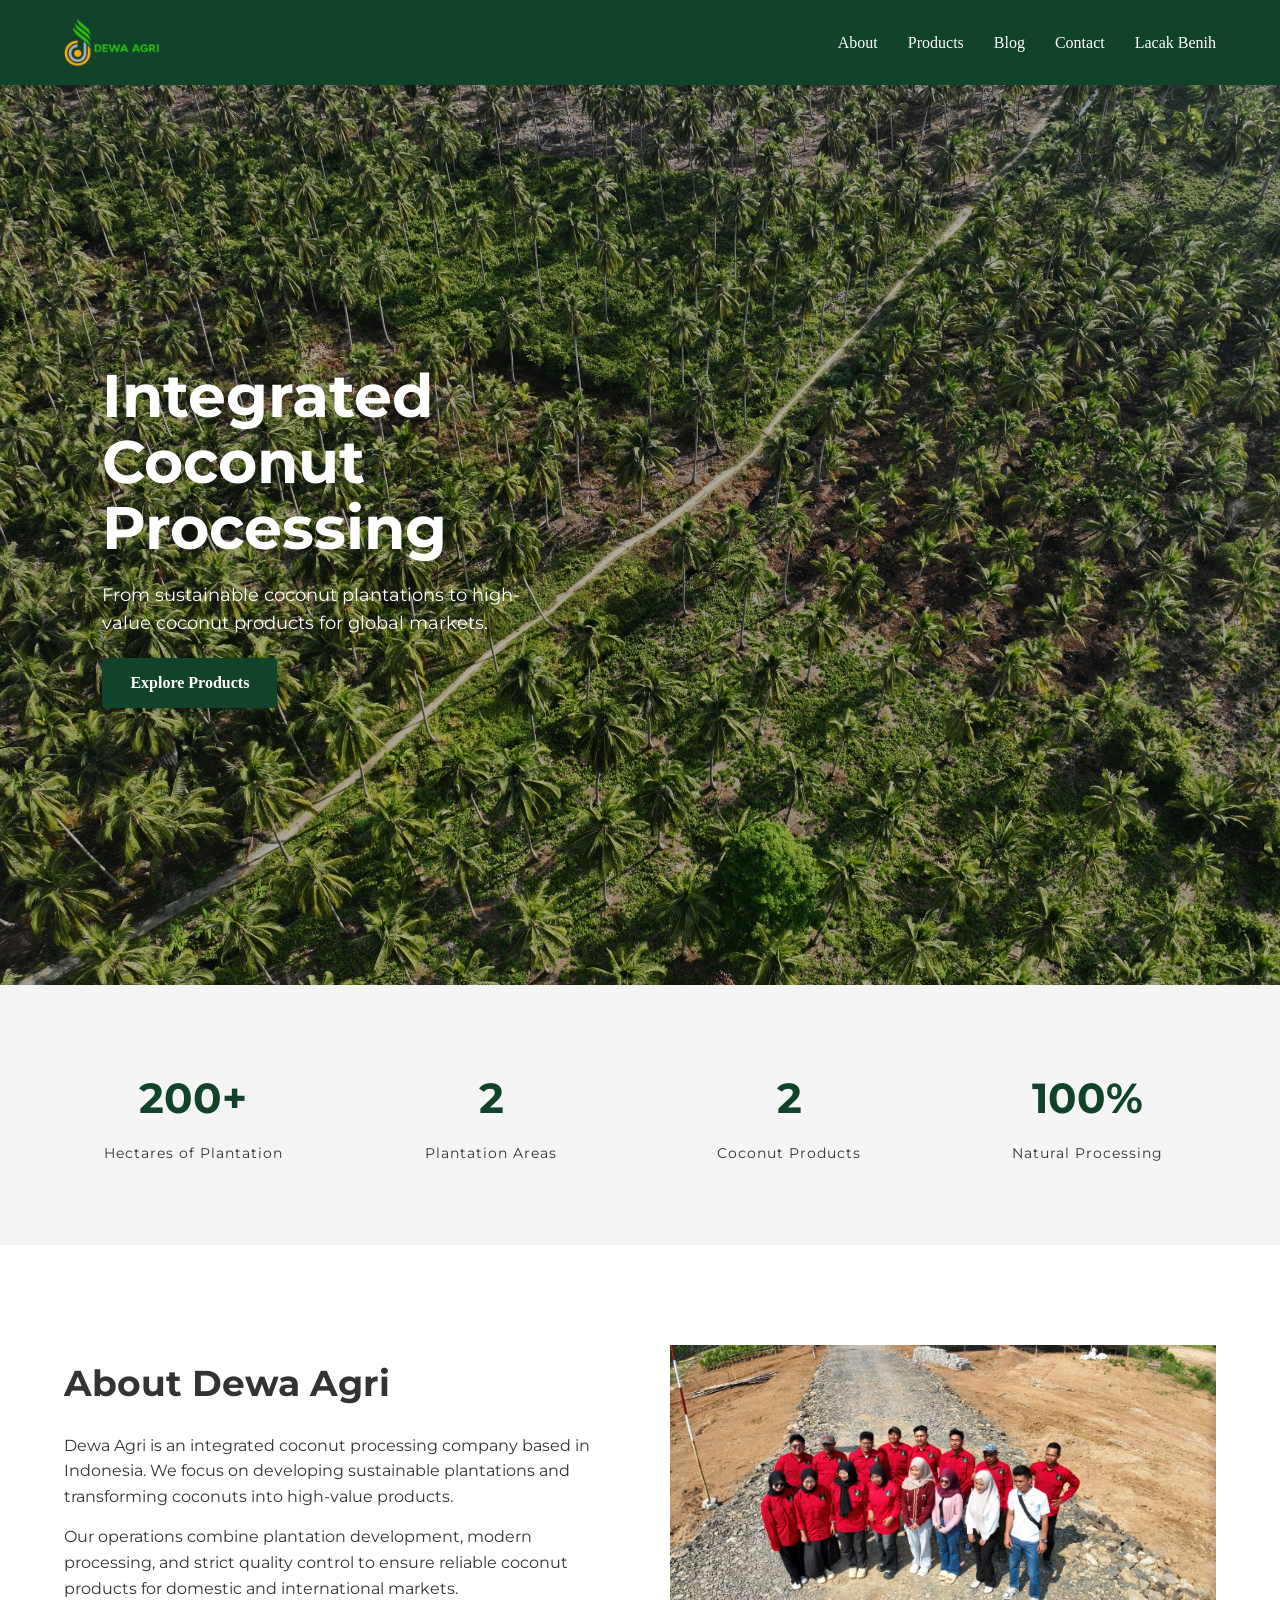
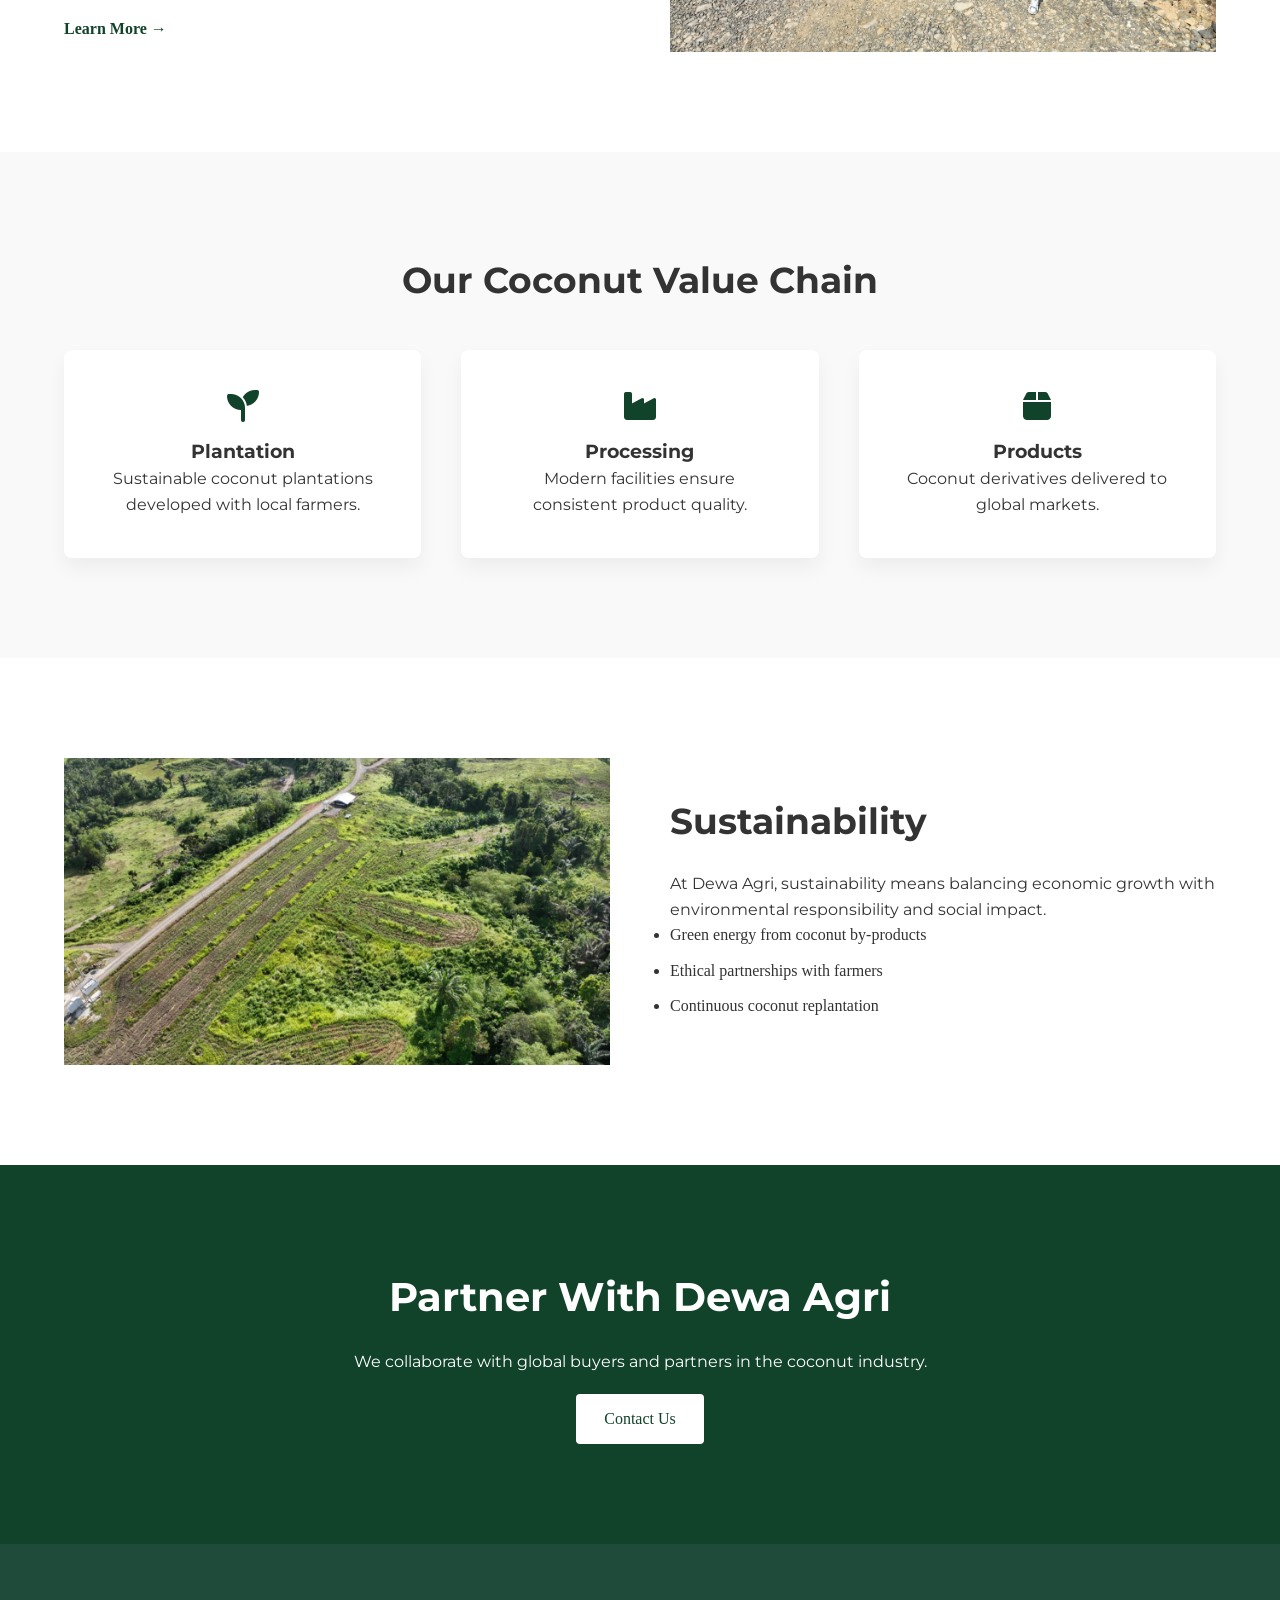
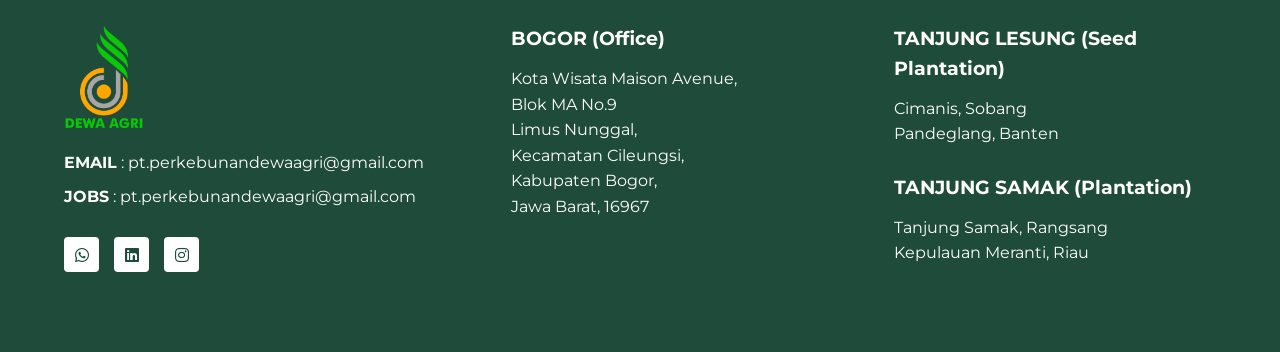
<file: index.html>
<!doctype html>
<html lang="en">
  <head>
    <meta charset="UTF-8" />
    <meta name="viewport" content="width=device-width, initial-scale=1.0" />
    <meta name="google-site-verification" content="SmVIfJ3rOHr0uaFnXd-QPO133sdyjgpyCZhbJrXfUTY" />

    <title>Dewa Agri | Integrated Coconut Industry</title>

    <link rel="stylesheet" href="css/home.css" />

    <link
      href="https://fonts.googleapis.com/css2?family=Montserrat:wght@300;400;600;700&display=swap"
      rel="stylesheet"
    />

    <link
      rel="stylesheet"
      href="https://cdnjs.cloudflare.com/ajax/libs/font-awesome/6.5.0/css/all.min.css"
    />
    <link rel="stylesheet" href="https://unpkg.com/aos@2.3.1/dist/aos.css" />
    <link rel="shortcut icon" href="assets/logo.png" />
  </head>

  <body>
    <!-- NAVBAR -->

    <header class="navbar">
      <div class="container nav">
        <div class="logo">
          <a href="index.html"
            ><img
              src="assets/logo-landscape.png"
              alt=""
              srcset=""
              style="width: 6rem"
          /></a>
        </div>

        <nav class="nav-menu" id="nav-menu">
          <a href="about.html">About</a>
          <a href="products.html">Products</a>
          <a href="blogs.html">Blog</a>
          <a href="contact.html">Contact</a>
          <a href="https://stt-perkebunandewaagri.page.gd">Lacak Benih</a>
        </nav>

        <div class="hamburger" id="hamburger">
          <span></span>
          <span></span>
          <span></span>
        </div>
      </div>
    </header>

    <!-- HERO -->

    <section class="hero">
      <div class="hero-content" data-aos="fade-right">
        <h1>Integrated Coconut Processing</h1>

        <p>
          From sustainable coconut plantations to high-value coconut products
          for global markets.
        </p>

        <a href="products.html" class="btn-primary">Explore Products</a>
      </div>
    </section>

    <!-- STATS -->

    <section class="stats">
      <div class="container stats-grid">
        <div class="stat" data-aos="fade-up" data-aos-delay="100">
          <h2>200+</h2>
          <p>Hectares of Plantation</p>
        </div>

        <div class="stat" data-aos="fade-up" data-aos-delay="200">
          <h2>2</h2>
          <p>Plantation Areas</p>
        </div>

        <div class="stat" data-aos="fade-up" data-aos-delay="300">
          <h2>2</h2>
          <p>Coconut Products</p>
        </div>

        <div class="stat" data-aos="fade-up" data-aos-delay="400">
          <h2>100%</h2>
          <p>Natural Processing</p>
        </div>
      </div>
    </section>

    <!-- ABOUT -->

    <section class="about container">
      <div class="about-grid">
        <div class="about-text" data-aos="fade-right">
          <h2>About Dewa Agri</h2>

          <p>
            Dewa Agri is an integrated coconut processing company based in
            Indonesia. We focus on developing sustainable plantations and
            transforming coconuts into high-value products.
          </p>

          <p>
            Our operations combine plantation development, modern processing,
            and strict quality control to ensure reliable coconut products for
            domestic and international markets.
          </p>

          <a href="about.html">Learn More →</a>
        </div>

        <div class="about-image" data-aos="fade-left">
          <img src="assets/weare.jpg" />
        </div>
      </div>
    </section>

    <!-- VALUE CHAIN -->

    <section class="value-chain">
      <div class="container">
        <h2>Our Coconut Value Chain</h2>

        <div class="chain-grid">
          <div class="chain-card" data-aos="zoom-in">
            <i class="fa-solid fa-seedling"></i>

            <h3>Plantation</h3>

            <p>Sustainable coconut plantations developed with local farmers.</p>
          </div>

          <div class="chain-card" data-aos="zoom-in">
            <i class="fa-solid fa-industry"></i>

            <h3>Processing</h3>

            <p>Modern facilities ensure consistent product quality.</p>
          </div>

          <div class="chain-card" data-aos="zoom-in">
            <i class="fa-solid fa-box"></i>

            <h3>Products</h3>

            <p>Coconut derivatives delivered to global markets.</p>
          </div>
        </div>
      </div>
    </section>

    <!-- SUSTAINABILITY -->

    <section class="sustainability container">
      <div class="sustain-grid">
        <div class="sustain-text" data-aos="fade-left">
          <img src="assets/5.jpeg" />
        </div>

        <div class="sustain-text" data-aos="fade-left">
          <h2>Sustainability</h2>

          <p>
            At Dewa Agri, sustainability means balancing economic growth with
            environmental responsibility and social impact.
          </p>

          <ul>
            <li>Green energy from coconut by-products</li>

            <li>Ethical partnerships with farmers</li>

            <li>Continuous coconut replantation</li>
          </ul>
        </div>
      </div>
    </section>

    <!-- PRODUCTS -->

    <!-- <section class="products" id="products">
      <div class="container">
        <h2>Our Coconut Products</h2>

        <div class="product-grid">
          <div class="product-card" data-aos="zoom-in">
            <img src="assets/pembibitan.png" />

            <h3>Coconut Seed</h3>
          </div>

          <div class="product-card" data-aos="zoom-in">
            <img src="assets/coconut-fresh.jpg" />

            <h3>Coconut Fresh</h3>
          </div>
        </div>

        <a href="products.html" class="btn-secondary"> View All Products </a>
      </div>
    </section> -->

    <!-- CTA -->

    <section class="cta">
      <h2>Partner With Dewa Agri</h2>

      <p>
        We collaborate with global buyers and partners in the coconut industry.
      </p>

      <a href="contact.html" class="btn-light">Contact Us</a>
    </section>

    <!-- FOOTER -->

    <footer class="footer" data-aos="fade-up">
      <div class="footer-container">
        <div class="footer-left">
          <img src="assets/logo.png" class="footer-logo" />

          <p><b>EMAIL</b> : pt.perkebunandewaagri@gmail.com</p>
          <p><b>JOBS</b> : pt.perkebunandewaagri@gmail.com</p>

          <div class="social">
            <a href="#"><i class="fa-brands fa-whatsapp"></i></a>

            <a
              href="https://id.linkedin.com/company/pt-perkebunan-dewa-agri"
              target="_blank"
            >
              <i class="fa-brands fa-linkedin"></i>
            </a>

            <a
              href="https://www.instagram.com/dewaagriperkebunan"
              target="_blank"
            >
              <i class="fa-brands fa-instagram"></i>
            </a>
          </div>
        </div>

        <div class="footer-jakarta">
          <h3>BOGOR (Office)</h3>

          <p>
            Kota Wisata Maison Avenue,<br />
            Blok MA No.9<br />
            Limus Nunggal,<br />
            Kecamatan Cileungsi,<br />
            Kabupaten Bogor,<br />
            Jawa Barat, 16967
          </p>
        </div>

        <div class="footer-jailolo">
          <h3>TANJUNG LESUNG (Seed Plantation)</h3>

          <p>
            Cimanis, Sobang<br />
            Pandeglang, Banten
          </p>

          <br />

          <h3>TANJUNG SAMAK (Plantation)</h3>

          <p>
            Tanjung Samak, Rangsang<br />
            Kepulauan Meranti, Riau
          </p>
        </div>
      </div>
    </footer>
    <script>
      const hamburger = document.getElementById("hamburger");
      const navMenu = document.getElementById("nav-menu");

      hamburger.addEventListener("click", () => {
        navMenu.classList.toggle("active");
      });
    </script>
    <script src="https://unpkg.com/aos@2.3.1/dist/aos.js"></script>

    <script>
      AOS.init({
        duration: 1000,
        once: true,
      });
    </script>
    <script>
      window.addEventListener("scroll", function () {
        const nav = document.querySelector(".navbar");

        nav.classList.toggle("scrolled", window.scrollY > 50);
      });
    </script>
  </body>
</html>
</file>
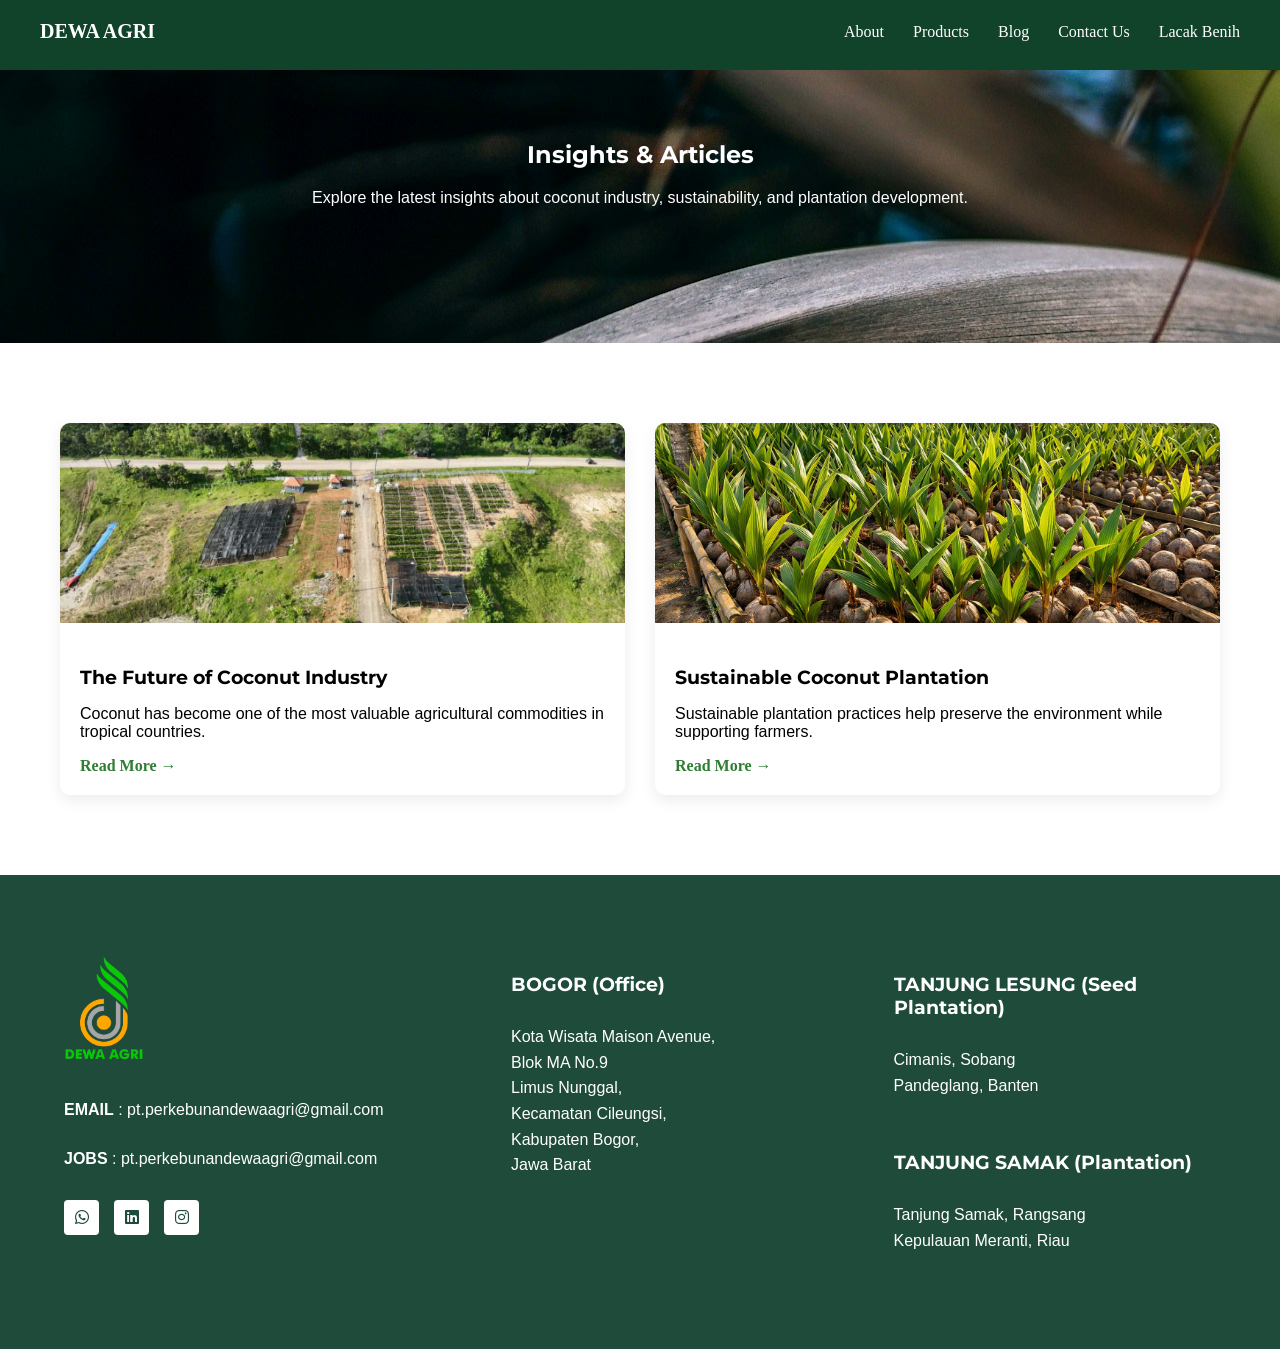
<file: blogs.html>
<!doctype html>
<html lang="en">
  <head>
    <meta charset="UTF-8" />
    <meta name="viewport" content="width=device-width, initial-scale=1.0" />

    <title>DewaAgri Blog</title>

    <link rel="stylesheet" href="css/style.css" />

    <link
      href="https://fonts.googleapis.com/css2?family=Montserrat:wght@300;400;600;700&display=swap"
      rel="stylesheet"
    />

    <link
      rel="stylesheet"
      href="https://cdnjs.cloudflare.com/ajax/libs/font-awesome/6.5.0/css/all.min.css"
    />

    <link rel="stylesheet" href="https://unpkg.com/aos@2.3.1/dist/aos.css" />
  </head>

  <body>
    <header id="navbar" style="background: rgb(17, 67, 42)">
      <div class="container nav">
        <div class="logo">
          <a href="index.html" style="text-decoration: none; color: white">
            DEWA AGRI
          </a>
        </div>

        <nav id="nav-menu">
          <a href="about.html">About</a>
          <!-- <a href="certification.html">Certification</a> -->
          <a href="products.html">Products</a>
          <a href="blogs.html">Blog</a>
          <a href="contact.html">Contact Us</a>
          <a href="https://stt-perkebunandewaagri.page.gd">Lacak Benih</a>
        </nav>

        <!-- <div class="language">
          <button onclick="setLanguage('id')">ID</button>
          <button onclick="setLanguage('en')">EN</button>
        </div> -->

        <div class="hamburger" id="hamburger">
          <span></span>
          <span></span>
          <span></span>
        </div>
      </div>
    </header>

    <!-- HERO -->

    <section class="blog-hero">
      <h1 data-aos="fade-down">Insights & Articles</h1>

      <p data-aos="fade-up">
        Explore the latest insights about coconut industry, sustainability, and
        plantation development.
      </p>
    </section>

    <!-- BLOG GRID -->

    <section class="blog-container">
      <div class="blog-grid">
        <div class="blog-card" data-aos="fade-up">
          <img src="assets/1.jpeg" />

          <div class="blog-content">
            <h3>The Future of Coconut Industry</h3>

            <p>
              Coconut has become one of the most valuable agricultural
              commodities in tropical countries.
            </p>

            <a href="blog/blog-coconut-industry.html">Read More →</a>
          </div>
        </div>

        <div class="blog-card" data-aos="fade-up" data-aos-delay="200">
          <img src="assets/pembibitan.png" />

          <div class="blog-content">
            <h3>Sustainable Coconut Plantation</h3>

            <p>
              Sustainable plantation practices help preserve the environment
              while supporting farmers.
            </p>

            <a href="blog/blog-sustainable-plantation.html">Read More →</a>
          </div>
        </div>
        </div>
      </div>
    </section>

    <!-- FOOTER -->

    <footer class="footer">
      <div class="footer-container">
        <div class="footer-left">
          <img src="assets/logo.png" class="footer-logo" />

          <p><b>EMAIL</b> : pt.perkebunandewaagri@gmail.com</p>
          <p><b>JOBS</b> : pt.perkebunandewaagri@gmail.com</p>

          <div class="social">
            <a href="#"><i class="fa-brands fa-whatsapp"></i></a>

            <a
              href="https://id.linkedin.com/company/pt-perkebunan-dewa-agri"
              target="_blank"
            >
              <i class="fa-brands fa-linkedin"></i>
            </a>

            <a
              href="https://www.instagram.com/dewaagriperkebunan"
              target="_blank"
            >
              <i class="fa-brands fa-instagram"></i>
            </a>
          </div>
        </div>

        <div class="footer-jakarta">
          <h3>BOGOR (Office)</h3>

          <p>
            Kota Wisata Maison Avenue,<br />
            Blok MA No.9<br />
            Limus Nunggal,<br />
            Kecamatan Cileungsi,<br />
            Kabupaten Bogor,<br />
            Jawa Barat
          </p>
        </div>

        <div class="footer-jailolo">
          <h3>TANJUNG LESUNG (Seed Plantation)</h3>

          <p>
            Cimanis, Sobang<br />
            Pandeglang, Banten
          </p>

          <br />

          <h3>TANJUNG SAMAK (Plantation)</h3>

          <p>
            Tanjung Samak, Rangsang<br />
            Kepulauan Meranti, Riau
          </p>
        </div>
      </div>
    </footer>

    <script src="https://unpkg.com/aos@2.3.1/dist/aos.js"></script>

    <script>
      AOS.init({
        duration: 1000,
        once: true,
      });
    </script>
     <script>
      // Hamburger menu
      const hamburger = document.getElementById("hamburger");
      const navMenu = document.getElementById("nav-menu");

      hamburger.addEventListener("click", () => {
        navMenu.classList.toggle("active");
      });
    </script>
  </body>
</html>
</file>
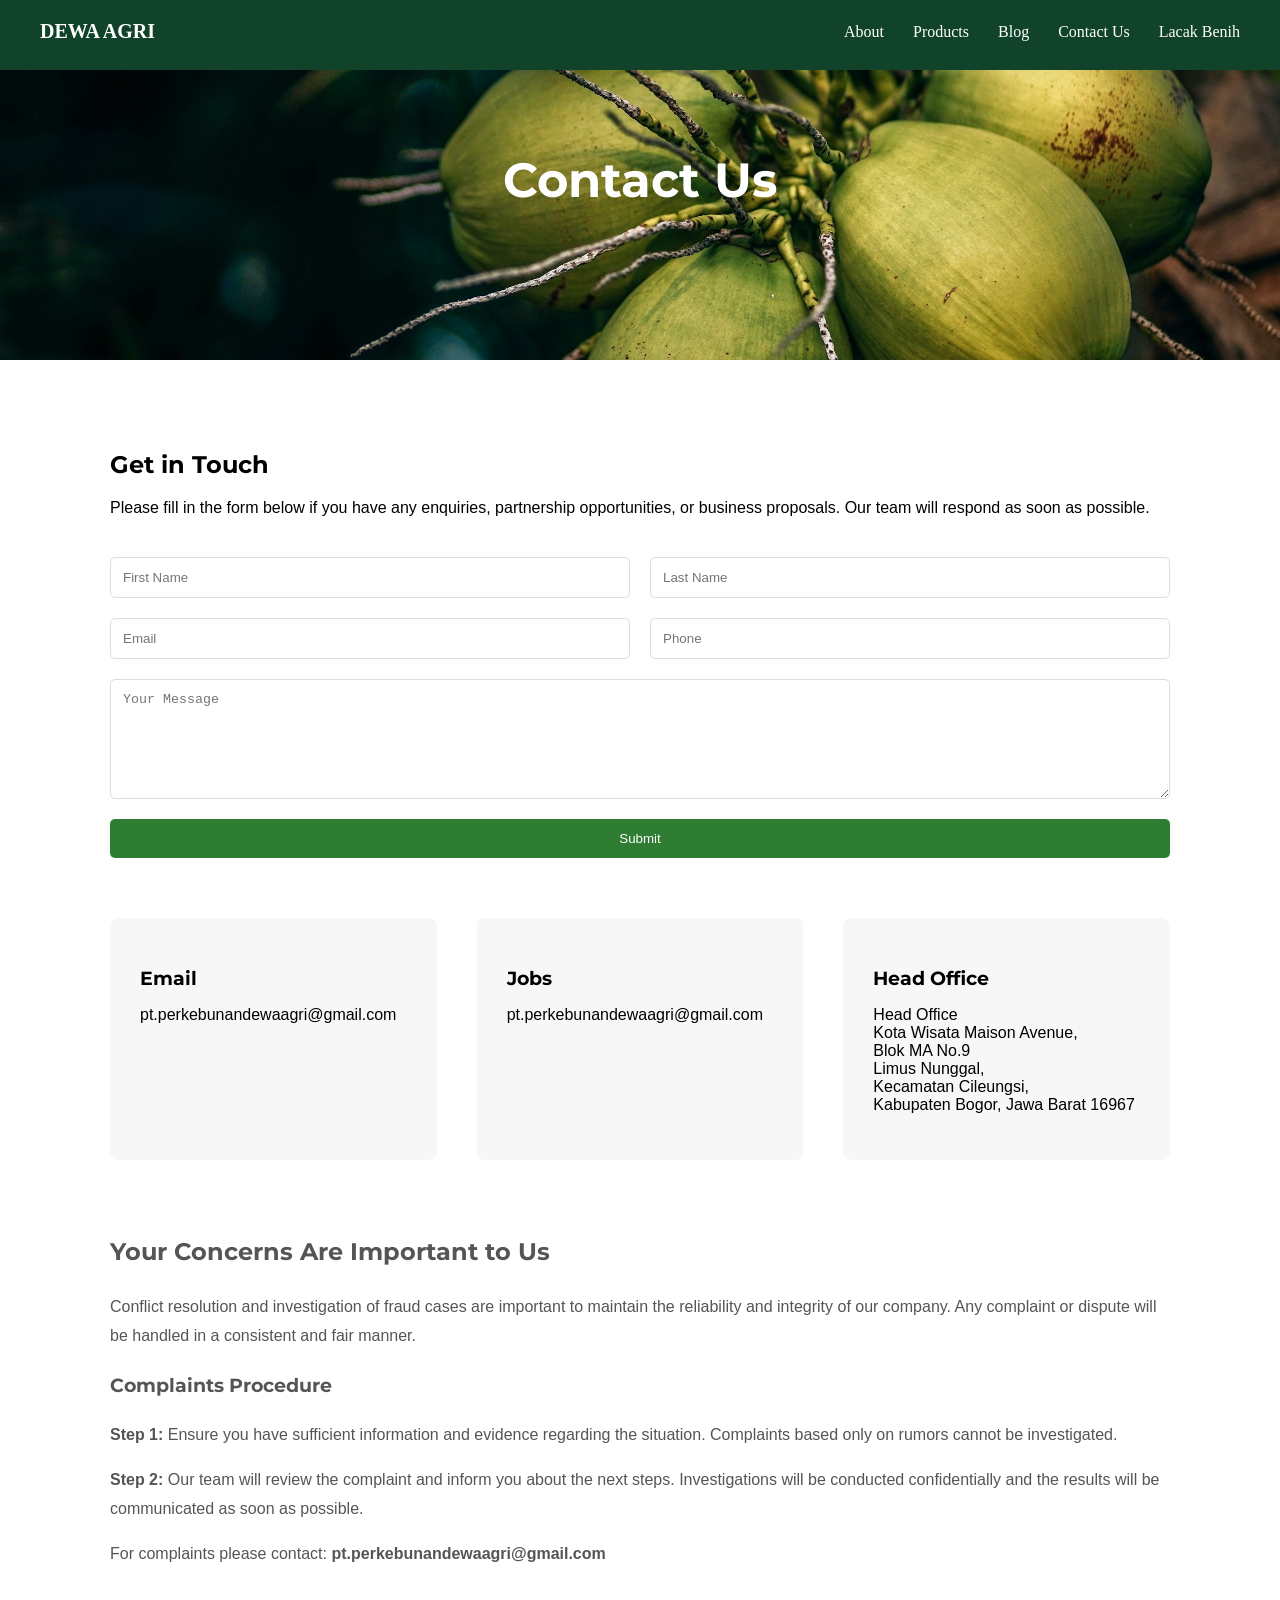
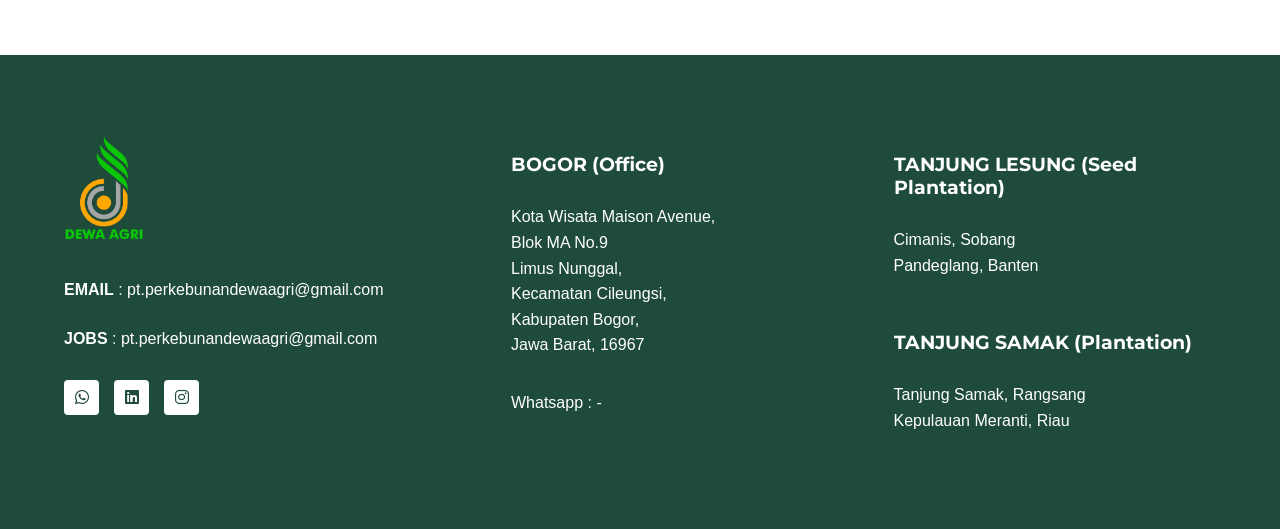
<file: contact.html>
<!doctype html>
<html lang="en">
  <head>
    <meta charset="UTF-8" />
    <meta name="viewport" content="width=device-width, initial-scale=1.0" />

    <title>DewaAgri - Integrated Coconut Processing</title>

    <link rel="stylesheet" href="css/style.css" />

    <link
      href="https://fonts.googleapis.com/css2?family=Montserrat:wght@300;400;600;700&display=swap"
      rel="stylesheet"
    />

    <link
      rel="stylesheet"
      href="https://cdnjs.cloudflare.com/ajax/libs/font-awesome/6.5.0/css/all.min.css"
    />

    <!-- AOS Animation -->
    <link rel="stylesheet" href="https://unpkg.com/aos@2.3.1/dist/aos.css" />
  </head>

  <body>
    <header
      id="navbar"
      class="navbar-green"
      style="background: rgb(17, 67, 42)"
    >
      <div class="container nav">
        <div class="logo">
          <a href="index.html" style="text-decoration: none; color: white">
            DEWA AGRI
          </a>
        </div>

        <nav id="nav-menu">
          <a href="about.html">About</a>
          <!-- <a href="certification.html">Certification</a> -->
          <a href="products.html">Products</a>
          <a href="blogs.html">Blog</a>
          <a href="contact.html">Contact Us</a>
          <a href="https://stt-perkebunandewaagri.page.gd">Lacak Benih</a>
        </nav>

        <!-- <div class="language">
          <button onclick="setLanguage('id')">ID</button>
          <button onclick="setLanguage('en')">EN</button>
        </div> -->

        <div class="hamburger" id="hamburger">
          <span></span>
          <span></span>
          <span></span>
        </div>
      </div>
    </header>

    <!-- HERO -->

    <section class="contact-hero">
      <h1 data-aos="fade-down" data-aos-duration="1000">Contact Us</h1>
    </section>

    <section class="contact-container">
      <h2 data-aos="fade-up">Get in Touch</h2>

      <p data-aos="fade-up" data-aos-delay="100">
        Please fill in the form below if you have any enquiries, partnership
        opportunities, or business proposals. Our team will respond as soon as
        possible.
      </p>

      <form class="contact-form" id="contactForm">
        <input type="text" id="firstName" placeholder="First Name" required />
        <input type="text" id="lastName" placeholder="Last Name" required />

        <input type="email" id="email" placeholder="Email" required />
        <input type="text" id="phone" placeholder="Phone" />

        <textarea id="message" placeholder="Your Message"></textarea>

        <button type="submit">Submit</button>
      </form>

      <!-- CONTACT INFO -->

      <div class="contact-info">
        <div class="info-box" data-aos="zoom-in" data-aos-delay="100">
          <h3>Email</h3>
          <p>pt.perkebunandewaagri@gmail.com</p>
        </div>

        <div class="info-box" data-aos="zoom-in" data-aos-delay="200">
          <h3>Jobs</h3>
          <p>pt.perkebunandewaagri@gmail.com</p>
        </div>

        <div class="info-box" data-aos="zoom-in" data-aos-delay="300">
          <h3>Head Office</h3>

          <p>
            Head Office<br />
            Kota Wisata Maison Avenue,<br />
            Blok MA No.9<br />
            Limus Nunggal,<br />
            Kecamatan Cileungsi,<br />
            Kabupaten Bogor, Jawa Barat 16967
          </p>
        </div>
      </div>

      <!-- COMPLAINT -->

      <div class="complaint" data-aos="fade-up">
        <h2>Your Concerns Are Important to Us</h2>

        <p>
          Conflict resolution and investigation of fraud cases are important to
          maintain the reliability and integrity of our company. Any complaint
          or dispute will be handled in a consistent and fair manner.
        </p>

        <h3>Complaints Procedure</h3>

        <p>
          <b>Step 1:</b> Ensure you have sufficient information and evidence
          regarding the situation. Complaints based only on rumors cannot be
          investigated.
        </p>

        <p>
          <b>Step 2:</b> Our team will review the complaint and inform you about
          the next steps. Investigations will be conducted confidentially and
          the results will be communicated as soon as possible.
        </p>

        <p>
          For complaints please contact: <b>pt.perkebunandewaagri@gmail.com</b>
        </p>
      </div>
    </section>

    <!-- FOOTER -->

    <footer class="footer" data-aos="fade-up">
      <div class="footer-container">
        <div class="footer-left">
          <img src="assets/logo.png" class="footer-logo" />

          <p><b>EMAIL</b> : pt.perkebunandewaagri@gmail.com</p>
          <p><b>JOBS</b> : pt.perkebunandewaagri@gmail.com</p>

          <div class="social">
            <a href="#"><i class="fa-brands fa-whatsapp"></i></a>

            <a
              href="https://id.linkedin.com/company/pt-perkebunan-dewa-agri"
              target="_blank"
            >
              <i class="fa-brands fa-linkedin"></i>
            </a>

            <a
              href="https://www.instagram.com/dewaagriperkebunan"
              target="_blank"
            >
              <i class="fa-brands fa-instagram"></i>
            </a>
          </div>
        </div>

        <div class="footer-jakarta">
          <h3>BOGOR (Office)</h3>

          <p>
            Kota Wisata Maison Avenue,<br />
            Blok MA No.9<br />
            Limus Nunggal,<br />
            Kecamatan Cileungsi,<br />
            Kabupaten Bogor,<br />
            Jawa Barat, 16967
          </p>

          <p>Whatsapp : -</p>
        </div>

        <div class="footer-jailolo">
          <h3>TANJUNG LESUNG (Seed Plantation)</h3>

          <p>
            Cimanis, Sobang<br />
            Pandeglang, Banten
          </p>

          <br />

          <h3>TANJUNG SAMAK (Plantation)</h3>

          <p>
            Tanjung Samak, Rangsang<br />
            Kepulauan Meranti, Riau
          </p>
        </div>
      </div>
    </footer>

    <!-- AOS -->
    <script src="https://unpkg.com/aos@2.3.1/dist/aos.js"></script>

    <script>
      AOS.init({
        duration: 1000,
        once: true,
        easing: "ease-in-out",
      });
    </script>
    <script>
      // Hamburger menu
      const hamburger = document.getElementById("hamburger");
      const navMenu = document.getElementById("nav-menu");

      hamburger.addEventListener("click", () => {
        navMenu.classList.toggle("active");
      });
    </script>
    <script>
      document
        .getElementById("contactForm")
        .addEventListener("submit", function (e) {
          e.preventDefault();

          let firstName = document.getElementById("firstName").value;
          let lastName = document.getElementById("lastName").value;
          let email = document.getElementById("email").value;
          let phone = document.getElementById("phone").value;
          let message = document.getElementById("message").value;

          let subject = "Contact Form Website";

          let body =
            "First Name: " +
            firstName +
            "%0D%0A" +
            "Last Name: " +
            lastName +
            "%0D%0A" +
            "Email: " +
            email +
            "%0D%0A" +
            "Phone: " +
            phone +
            "%0D%0A%0D%0A" +
            "Message: " +
            message;

          window.location.href =
            "mailto:pt.perkebunandewaagri@gmail.com?subject=" +
            subject +
            "&body=" +
            body;
        });
    </script>
  </body>
</html>
</file>
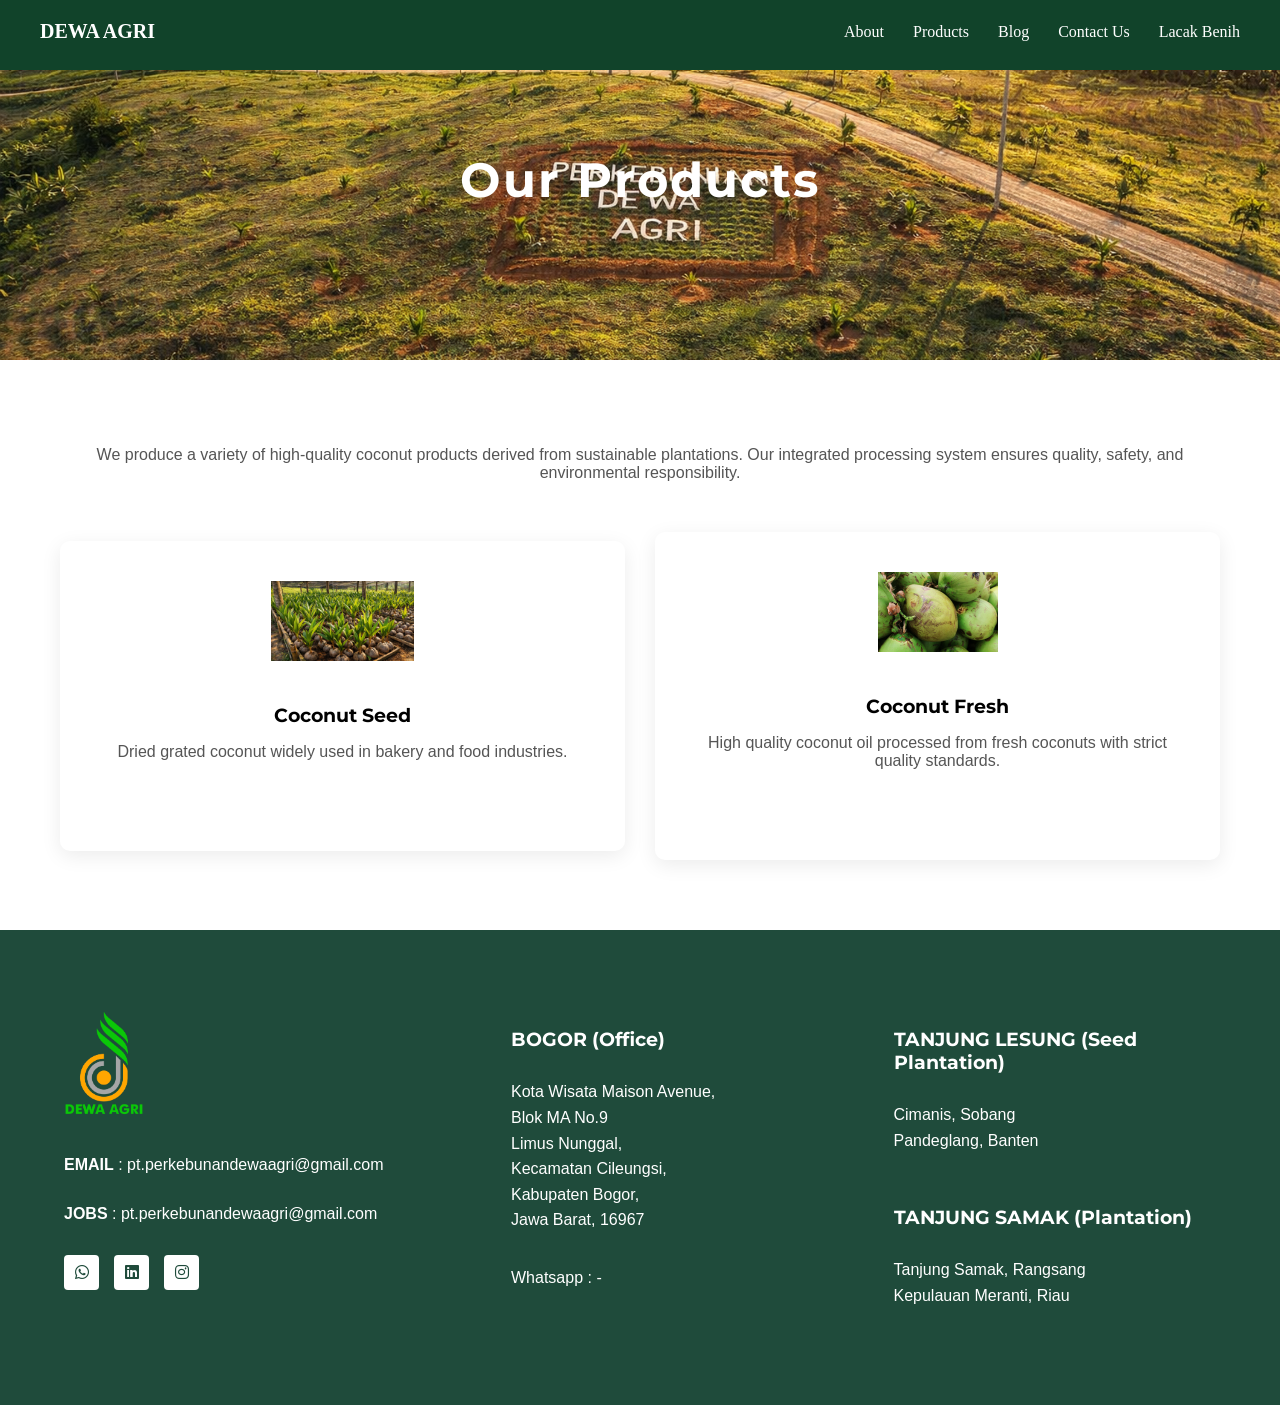
<file: products.html>
<!doctype html>
<html lang="en">
  <head>
    <meta charset="UTF-8" />
    <meta name="viewport" content="width=device-width, initial-scale=1.0" />

    <title>DewaAgri - Integrated Coconut Processing</title>

    <link rel="stylesheet" href="css/style.css" />

    <link
      href="https://fonts.googleapis.com/css2?family=Montserrat:wght@300;400;600;700&display=swap"
      rel="stylesheet"
    />

    <link
      rel="stylesheet"
      href="https://cdnjs.cloudflare.com/ajax/libs/font-awesome/6.5.0/css/all.min.css"
    />

    <!-- AOS Animation -->
    <link rel="stylesheet" href="https://unpkg.com/aos@2.3.1/dist/aos.css" />
  </head>

  <body>
    <header
      id="navbar"
      class="navbar-green"
      style="background: rgb(17, 67, 42)"
    >
      <div class="container nav">
        <div class="logo">
          <a href="index.html" style="text-decoration: none; color: white">
            DEWA AGRI
          </a>
        </div>

        <nav id="nav-menu">
          <a href="about.html">About</a>
          <!-- <a href="certification.html">Certification</a> -->
          <a href="products.html">Products</a>
          <a href="blogs.html">Blog</a>
          <a href="contact.html">Contact Us</a>
          <a href="https://stt-perkebunandewaagri.page.gd">Lacak Benih</a>
        </nav>

        <!-- <div class="language">
          <button onclick="setLanguage('id')">ID</button>
          <button onclick="setLanguage('en')">EN</button>
        </div> -->

        <div class="hamburger" id="hamburger">
          <span></span>
          <span></span>
          <span></span>
        </div>
      </div>
    </header>

    <!-- HERO -->

    <section class="cert-hero">
      <h1 data-aos="fade-down" data-aos-duration="1000">Our Products</h1>
    </section>

    <!-- CONTENT -->

    <section class="cert-container">
      <p data-aos="fade-up">
        We produce a variety of high-quality coconut products derived from
        sustainable plantations. Our integrated processing system ensures
        quality, safety, and environmental responsibility.
      </p>

      <div class="cert-grid">
        <div class="cert-card" data-aos="zoom-in" data-aos-delay="100">
          <img src="assets/pembibitan.png" />

          <h3>Coconut Seed</h3>

          <p>Dried grated coconut widely used in bakery and food industries.</p>
        </div>

        <div class="cert-card" data-aos="zoom-in" data-aos-delay="200">
          <img src="assets/coconut-fresh.jpg" />

          <h3>Coconut Fresh</h3>

          <p>
            High quality coconut oil processed from fresh coconuts with strict
            quality standards.
          </p>
        </div>
      </div>
    </section>

    <!-- FOOTER -->

    <footer class="footer" data-aos="fade-up">
      <div class="footer-container">
        <div class="footer-left">
          <img src="assets/logo.png" class="footer-logo" />

          <p><b>EMAIL</b> : pt.perkebunandewaagri@gmail.com</p>
          <p><b>JOBS</b> : pt.perkebunandewaagri@gmail.com</p>

          <div class="social">
            <a href="#"><i class="fa-brands fa-whatsapp"></i></a>

            <a
              href="https://id.linkedin.com/company/pt-perkebunan-dewa-agri"
              target="_blank"
            >
              <i class="fa-brands fa-linkedin"></i>
            </a>

            <a
              href="https://www.instagram.com/dewaagriperkebunan"
              target="_blank"
            >
              <i class="fa-brands fa-instagram"></i>
            </a>
          </div>
        </div>

        <div class="footer-jakarta">
          <h3>BOGOR (Office)</h3>

          <p>
            Kota Wisata Maison Avenue,<br />
            Blok MA No.9<br />
            Limus Nunggal,<br />
            Kecamatan Cileungsi,<br />
            Kabupaten Bogor,<br />
            Jawa Barat, 16967
          </p>

          <p>Whatsapp : -</p>
        </div>

        <div class="footer-jailolo">
          <h3>TANJUNG LESUNG (Seed Plantation)</h3>

          <p>
            Cimanis, Sobang<br />
            Pandeglang, Banten
          </p>

          <br />

          <h3>TANJUNG SAMAK (Plantation)</h3>

          <p>
            Tanjung Samak, Rangsang<br />
            Kepulauan Meranti, Riau
          </p>
        </div>
      </div>
    </footer>

    <!-- AOS -->
    <script src="https://unpkg.com/aos@2.3.1/dist/aos.js"></script>

    <script>
      AOS.init({
        duration: 1000,
        once: true,
        easing: "ease-in-out",
      });
    </script>
    <script>
      // Hamburger menu
      const hamburger = document.getElementById("hamburger");
      const navMenu = document.getElementById("nav-menu");

      hamburger.addEventListener("click", () => {
        navMenu.classList.toggle("active");
      });
    </script>
  </body>
</html>
</file>
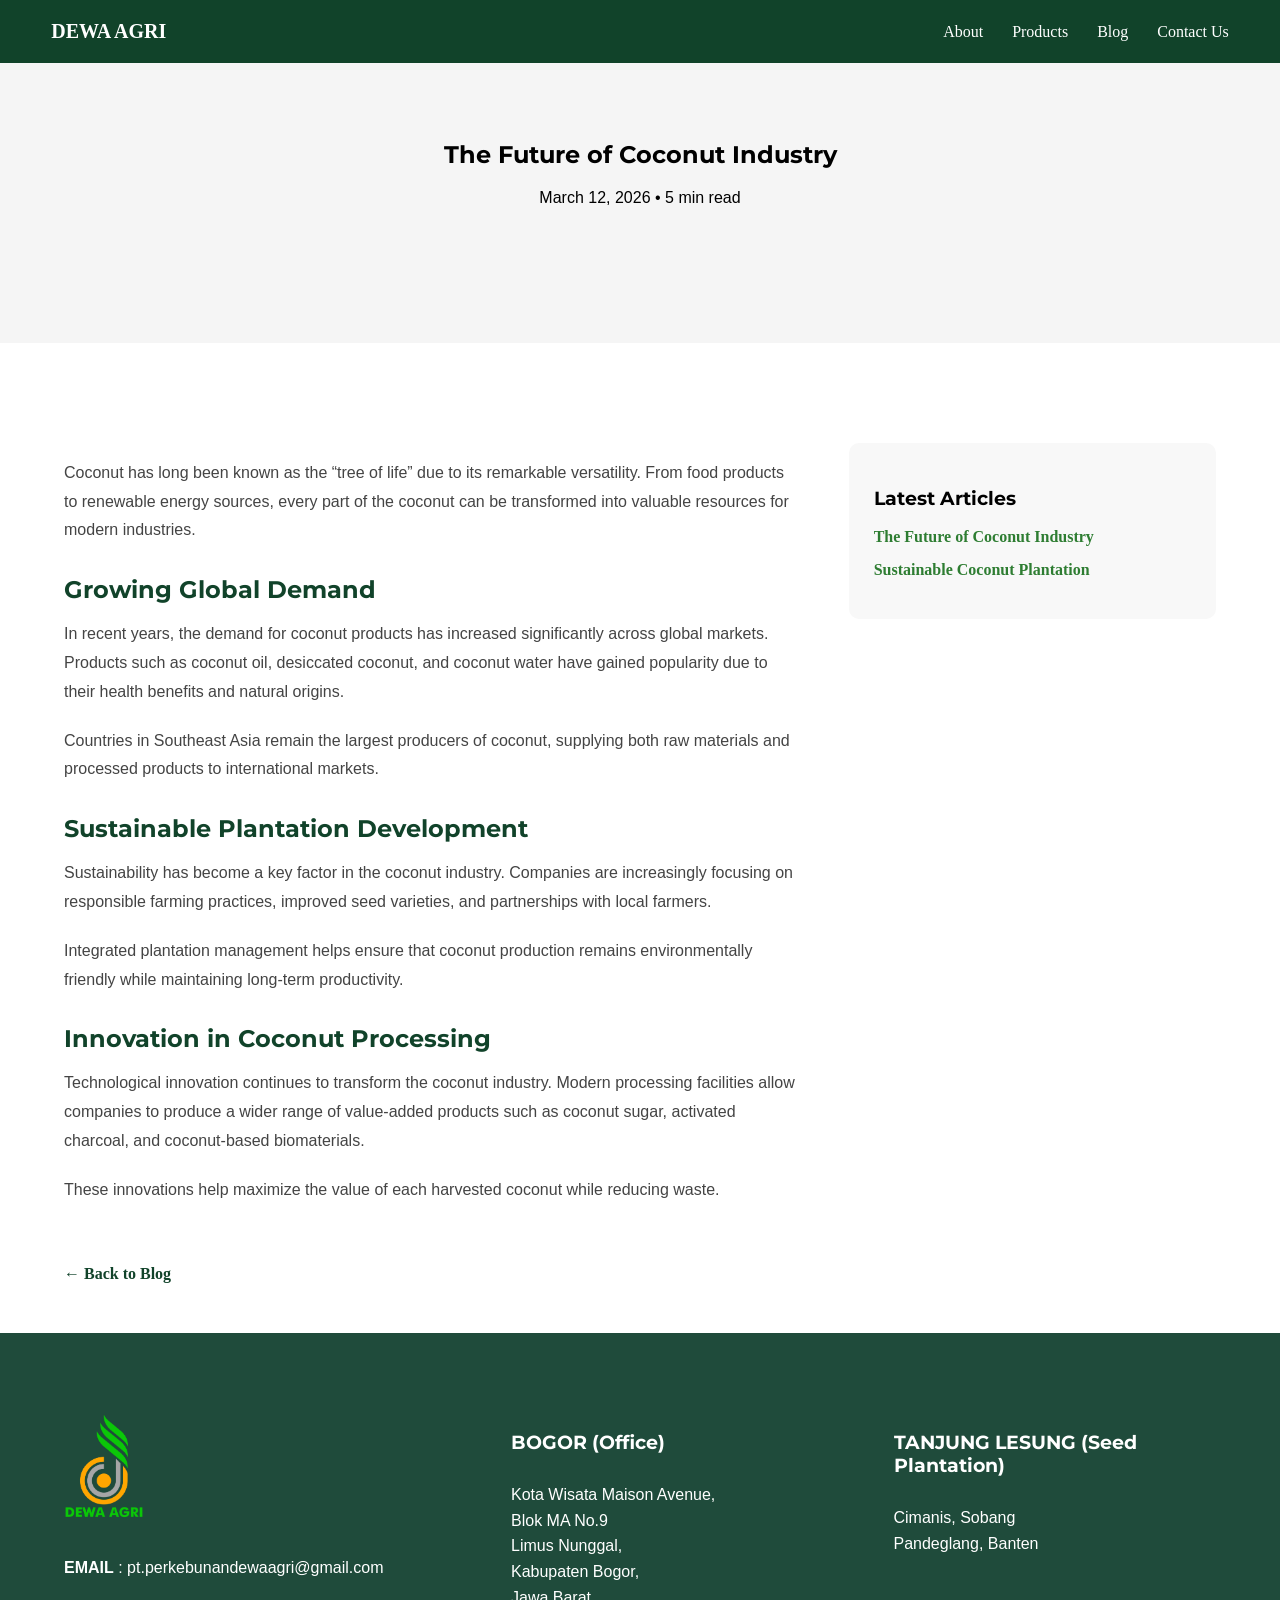
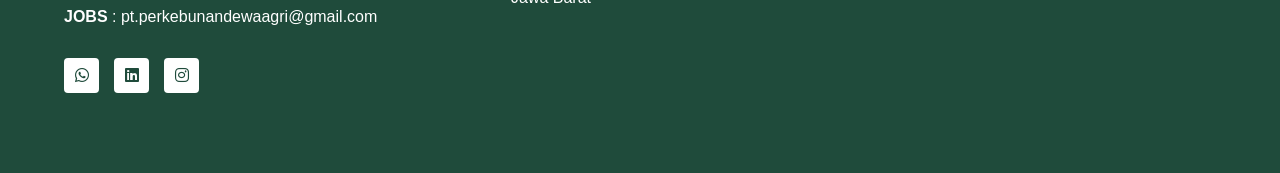
<file: blog/blog-coconut-industry.html>
<!doctype html>
<html lang="en">
  <head>
    <meta charset="UTF-8" />
    <meta name="viewport" content="width=device-width, initial-scale=1.0" />

    <title>Coconut Industry Future | DewaAgri Blog</title>

    <link rel="stylesheet" href="style.css" />

    <link
      href="https://fonts.googleapis.com/css2?family=Montserrat:wght@300;400;600;700&display=swap"
      rel="stylesheet"
    />

    <link
      rel="stylesheet"
      href="https://cdnjs.cloudflare.com/ajax/libs/font-awesome/6.5.0/css/all.min.css"
    />

    <link rel="stylesheet" href="https://unpkg.com/aos@2.3.1/dist/aos.css" />
  </head>

  <body>
    <header id="navbar" style="background: rgb(17, 67, 42)">
      <div class="container nav">
        <div class="logo">
          <a href="../index.html" style="text-decoration: none; color: white">
            DEWA AGRI
          </a>
        </div>

        <nav id="nav-menu">
          <a href="../about.html">About</a>
          <!-- <a href="../certification.html">Certification</a> -->
          <a href="../products.html">Products</a>
          <a href="../blogs.html">Blog</a>
          <a href="../contact.html">Contact Us</a>
        </nav>
      </div>
    </header>

    <!-- HERO -->

    <section class="blog-detail-hero">
      <h1 data-aos="fade-down">The Future of Coconut Industry</h1>

      <p data-aos="fade-up">March 12, 2026 • 5 min read</p>
    </section>

    <!-- ARTICLE -->

    <section class="blog-detail-container">
      <div class="blog-detail-grid">
        <!-- ARTICLE CONTENT -->

        <div class="blog-detail-content" data-aos="fade-up">
          <p>
            Coconut has long been known as the “tree of life” due to its
            remarkable versatility. From food products to renewable energy
            sources, every part of the coconut can be transformed into valuable
            resources for modern industries.
          </p>

          <h2>Growing Global Demand</h2>

          <p>
            In recent years, the demand for coconut products has increased
            significantly across global markets. Products such as coconut oil,
            desiccated coconut, and coconut water have gained popularity due to
            their health benefits and natural origins.
          </p>

          <p>
            Countries in Southeast Asia remain the largest producers of coconut,
            supplying both raw materials and processed products to international
            markets.
          </p>

          <h2>Sustainable Plantation Development</h2>

          <p>
            Sustainability has become a key factor in the coconut industry.
            Companies are increasingly focusing on responsible farming
            practices, improved seed varieties, and partnerships with local
            farmers.
          </p>

          <p>
            Integrated plantation management helps ensure that coconut
            production remains environmentally friendly while maintaining
            long-term productivity.
          </p>

          <h2>Innovation in Coconut Processing</h2>

          <p>
            Technological innovation continues to transform the coconut
            industry. Modern processing facilities allow companies to produce a
            wider range of value-added products such as coconut sugar, activated
            charcoal, and coconut-based biomaterials.
          </p>

          <p>
            These innovations help maximize the value of each harvested coconut
            while reducing waste.
          </p>

          <a href="../blogs.html" class="back-blog"> ← Back to Blog </a>
        </div>

        <!-- SIDEBAR -->

        <div class="blog-sidebar" data-aos="fade-left">
          <h3>Latest Articles</h3>

          <div class="sidebar-post">
            <a href="blog-coconut-industry.html"
              >The Future of Coconut Industry</a
            >
          </div>
          <div class="sidebar-post">
            <a href="blog-sustainable-plantation.html"
              >Sustainable Coconut Plantation</a
            >
          </div>
        </div>
      </div>
    </section>

    <!-- FOOTER -->

    <footer class="footer">
      <div class="footer-container">
        <div class="footer-left">
          <img src="../assets/logo.png" class="footer-logo" />

          <p><b>EMAIL</b> : pt.perkebunandewaagri@gmail.com</p>
          <p><b>JOBS</b> : pt.perkebunandewaagri@gmail.com</p>

          <div class="social">
            <a href="#"><i class="fa-brands fa-whatsapp"></i></a>

            <a href="https://id.linkedin.com/company/pt-perkebunan-dewa-agri">
              <i class="fa-brands fa-linkedin"></i>
            </a>

            <a href="https://www.instagram.com/dewaagriperkebunan">
              <i class="fa-brands fa-instagram"></i>
            </a>
          </div>
        </div>

        <div class="footer-jakarta">
          <h3>BOGOR (Office)</h3>

          <p>
            Kota Wisata Maison Avenue,<br />
            Blok MA No.9<br />
            Limus Nunggal,<br />
            Kabupaten Bogor,<br />
            Jawa Barat
          </p>
        </div>

        <div class="footer-jailolo">
          <h3>TANJUNG LESUNG (Seed Plantation)</h3>

          <p>
            Cimanis, Sobang<br />
            Pandeglang, Banten
          </p>
        </div>
      </div>
    </footer>

    <script src="https://unpkg.com/aos@2.3.1/dist/aos.js"></script>

    <script>
      AOS.init({
        duration: 1000,
        once: true,
      });
    </script>
  </body>
</html>
</file>
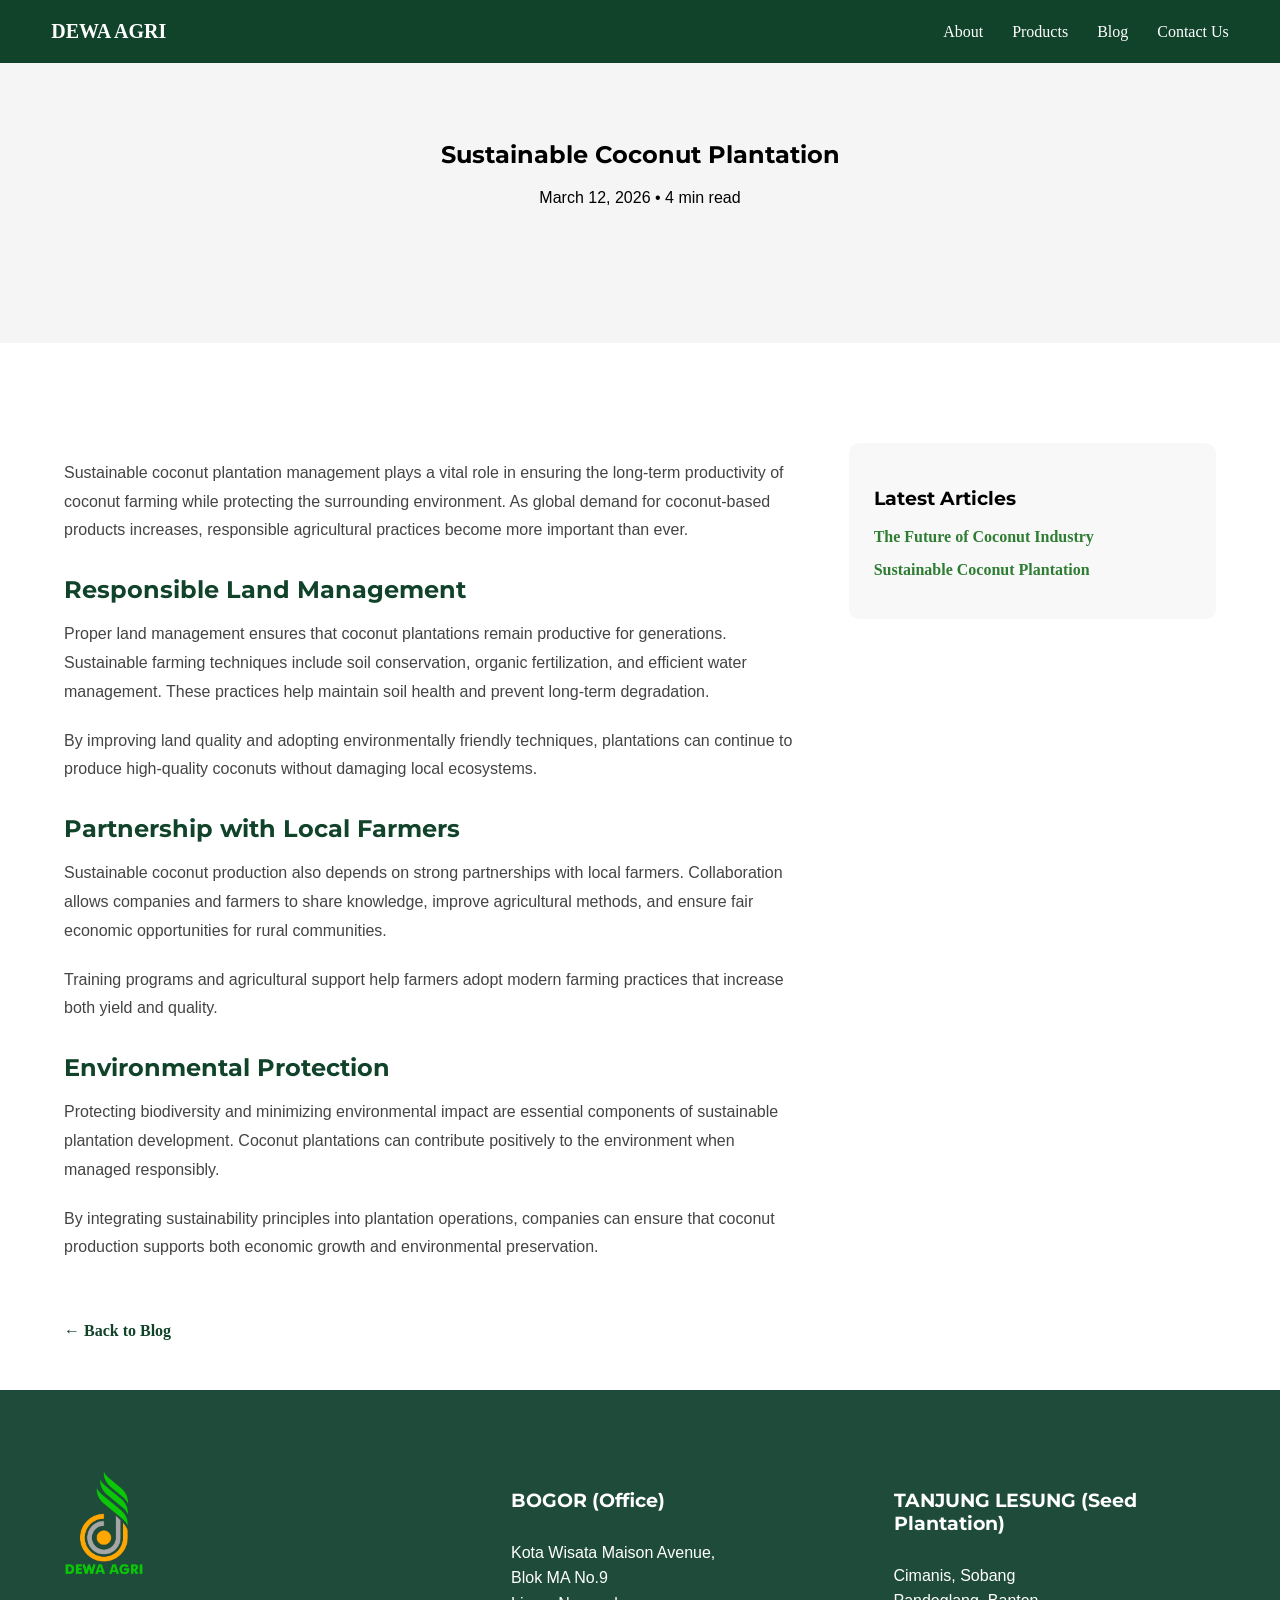
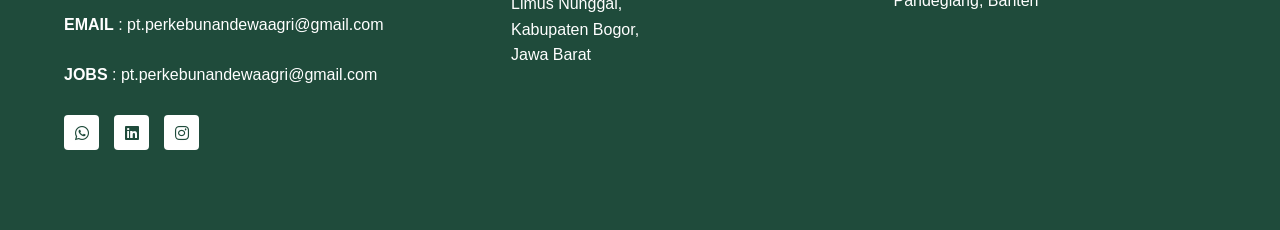
<file: blog/blog-sustainable-plantation.html>
<!doctype html>
<html lang="en">
  <head>
    <meta charset="UTF-8" />
    <meta name="viewport" content="width=device-width, initial-scale=1.0" />

    <title>Sustainable Coconut Plantation | DewaAgri Blog</title>

    <link rel="stylesheet" href="style.css" />

    <link
      href="https://fonts.googleapis.com/css2?family=Montserrat:wght@300;400;600;700&display=swap"
      rel="stylesheet"
    />

    <link
      rel="stylesheet"
      href="https://cdnjs.cloudflare.com/ajax/libs/font-awesome/6.5.0/css/all.min.css"
    />

    <link rel="stylesheet" href="https://unpkg.com/aos@2.3.1/dist/aos.css" />
  </head>

  <body>
    <header id="navbar" style="background: rgb(17, 67, 42)">
      <div class="container nav">
        <div class="logo">
          <a href="../index.html" style="text-decoration: none; color: white">
            DEWA AGRI
          </a>
        </div>

        <nav id="nav-menu">
          <a href="../about.html">About</a>
          <!-- <a href="../certification.html">Certification</a> -->
          <a href="../products.html">Products</a>
          <a href="../blogs.html">Blog</a>
          <a href="../contact.html">Contact Us</a>
        </nav>
      </div>
    </header>

    <!-- HERO -->

    <section class="blog-detail-hero">
      <h1 data-aos="fade-down">Sustainable Coconut Plantation</h1>

      <p data-aos="fade-up">March 12, 2026 • 4 min read</p>
    </section>

    <!-- ARTICLE -->

    <section class="blog-detail-container">
      <div class="blog-detail-grid">
        <!-- ARTICLE CONTENT -->

        <div class="blog-detail-content" data-aos="fade-up">
          <p>
            Sustainable coconut plantation management plays a vital role in
            ensuring the long-term productivity of coconut farming while
            protecting the surrounding environment. As global demand for
            coconut-based products increases, responsible agricultural practices
            become more important than ever.
          </p>

          <h2>Responsible Land Management</h2>

          <p>
            Proper land management ensures that coconut plantations remain
            productive for generations. Sustainable farming techniques include
            soil conservation, organic fertilization, and efficient water
            management. These practices help maintain soil health and prevent
            long-term degradation.
          </p>

          <p>
            By improving land quality and adopting environmentally friendly
            techniques, plantations can continue to produce high-quality
            coconuts without damaging local ecosystems.
          </p>

          <h2>Partnership with Local Farmers</h2>

          <p>
            Sustainable coconut production also depends on strong partnerships
            with local farmers. Collaboration allows companies and farmers to
            share knowledge, improve agricultural methods, and ensure fair
            economic opportunities for rural communities.
          </p>

          <p>
            Training programs and agricultural support help farmers adopt modern
            farming practices that increase both yield and quality.
          </p>

          <h2>Environmental Protection</h2>

          <p>
            Protecting biodiversity and minimizing environmental impact are
            essential components of sustainable plantation development. Coconut
            plantations can contribute positively to the environment when
            managed responsibly.
          </p>

          <p>
            By integrating sustainability principles into plantation operations,
            companies can ensure that coconut production supports both economic
            growth and environmental preservation.
          </p>

          <a href="../blogs.html" class="back-blog"> ← Back to Blog </a>
        </div>

        <!-- SIDEBAR -->

        <div class="blog-sidebar" data-aos="fade-left">
          <h3>Latest Articles</h3>

          <div class="sidebar-post">
            <a href="blog-coconut-industry.html"
              >The Future of Coconut Industry</a
            >
          </div>
          <div class="sidebar-post">
            <a href="blog-sustainable-plantation.html"
              >Sustainable Coconut Plantation</a
            >
          </div>
        </div>
      </div>
    </section>

    <!-- FOOTER -->

    <footer class="footer">
      <div class="footer-container">
        <div class="footer-left">
          <img src="../assets/logo.png" class="footer-logo" />

          <p><b>EMAIL</b> : pt.perkebunandewaagri@gmail.com</p>
          <p><b>JOBS</b> : pt.perkebunandewaagri@gmail.com</p>

          <div class="social">
            <a href="#"><i class="fa-brands fa-whatsapp"></i></a>

            <a href="https://id.linkedin.com/company/pt-perkebunan-dewa-agri">
              <i class="fa-brands fa-linkedin"></i>
            </a>

            <a href="https://www.instagram.com/dewaagriperkebunan">
              <i class="fa-brands fa-instagram"></i>
            </a>
          </div>
        </div>

        <div class="footer-jakarta">
          <h3>BOGOR (Office)</h3>

          <p>
            Kota Wisata Maison Avenue,<br />
            Blok MA No.9<br />
            Limus Nunggal,<br />
            Kabupaten Bogor,<br />
            Jawa Barat
          </p>
        </div>

        <div class="footer-jailolo">
          <h3>TANJUNG LESUNG (Seed Plantation)</h3>

          <p>
            Cimanis, Sobang<br />
            Pandeglang, Banten
          </p>
        </div>
      </div>
    </footer>

    <script src="https://unpkg.com/aos@2.3.1/dist/aos.js"></script>

    <script>
      AOS.init({
        duration: 1000,
        once: true,
      });
    </script>
  </body>
</html>
</file>
<file: css/home.css>
/* RESET */

* {
  margin: 0;
  padding: 0;
  box-sizing: border-box;
}

html,
body {
  color: #333;
  line-height: 1.6;
  overflow-x: hidden;
}
h1,
h2,
h3 {
  font-family: "Montserrat", sans-serif;
  font-weight: 700;
}

p {
  font-family: "Montserrat", sans-serif;
  font-weight: 400;
}
img {
  width: 100%;
  display: block;
}

a {
  text-decoration: none;
  color: inherit;
}

.container {
  width: 90%;
  max-width: 1200px;
  margin: auto;
}

/* NAVBAR */

.navbar {
  background: #11432a;
  position: sticky;
  top: 0;
  z-index: 1000;
}

.nav {
  display: flex;
  justify-content: space-between;
  align-items: center;
  padding: 18px 0;
}

.logo a {
  color: white;
  font-weight: 700;
  font-size: 20px;
  letter-spacing: 1px;
}

/* NAV MENU */

.nav-menu {
  display: flex;
  gap: 30px;
}

.nav-menu a {
  color: white;
  font-weight: 500;
  transition: 0.3s;
}

.nav-menu a:hover {
  opacity: 0.7;
}

/* HAMBURGER */

.hamburger {
  display: none;
  flex-direction: column;
  cursor: pointer;
  gap: 5px;
}

.hamburger span {
  width: 25px;
  height: 3px;
  background: white;
  display: block;
  transition: 0.3s;
}

/* HERO */

.hero {
  height: 100vh;
  background: url("../assets/hero2.jpg") center/cover no-repeat;
  display: flex;
  align-items: center;
}

.hero-content {
  color: white;
  max-width: 600px;
  margin-left: 8%;
}

.hero h1 {
  font-size: 60px;
  line-height: 1.1;
}

.hero p {
  margin: 20px 0;
  font-size: 18px;
  max-width: 450px;
}

.btn-primary {
  display: inline-block;
  background: #11432a;
  color: white;
  padding: 12px 28px;
  border-radius: 4px;
  font-weight: 600;
  transition: 0.3s;
}

.btn-primary:hover {
  background: #1f6b45;
}

/* STATS */

.stats {
  background: #f5f5f5;
  padding: 80px 0;
}

.stats-grid {
  display: grid;
  grid-template-columns: repeat(4, 1fr);
  gap: 40px;
  text-align: center;
}

.stat h2 {
  font-size: 42px;
  color: #11432a;
}

.stat p {
  margin-top: 10px;
  font-size: 14px;
  letter-spacing: 1px;
}

/* ABOUT */

.about {
  padding: 100px 0;
}

.about-grid {
  display: grid;
  grid-template-columns: 1fr 1fr;
  gap: 60px;
  align-items: center;
}

.about-text h2 {
  font-size: 36px;
  margin-bottom: 20px;
}

.about-text p {
  margin-bottom: 15px;
}

.about-text a {
  color: #11432a;
  font-weight: 600;
}

/* VALUE CHAIN */

.value-chain {
  padding: 100px 0;
  background: #f9f9f9;
  text-align: center;
}

.value-chain h2 {
  font-size: 36px;
  margin-bottom: 40px;
}

.chain-grid {
  display: grid;
  grid-template-columns: repeat(3, 1fr);
  gap: 40px;
}

.chain-card {
  background: white;
  padding: 40px;
  border-radius: 8px;
  box-shadow: 0 10px 20px rgba(0, 0, 0, 0.05);
  transition: all 0.3s ease;
}
.chain-card:hover {
  transform: translateY(-8px);
}

.chain-card i {
  font-size: 32px;
  color: #11432a;
  margin-bottom: 15px;
}

/* SUSTAINABILITY */

.sustainability {
  padding: 100px 0;
}

.sustain-grid {
  display: grid;
  grid-template-columns: 1fr 1fr;
  gap: 60px;
  align-items: center;
}

.sustain-text h2 {
  font-size: 36px;
  margin-bottom: 20px;
}

.sustain-text li {
  margin-bottom: 10px;
}

/* PRODUCTS */

.products {
  padding: 100px 0;
  text-align: center;
  background: #fafafa;
}

.products h2 {
  font-size: 36px;
  margin-bottom: 40px;
}

.product-grid {
  display: grid;
  grid-template-columns: repeat(auto-fit, minmax(250px, 300px));
  justify-content: center;
  gap: 30px;
  margin-bottom: 40px;
}

.product-card {
  background: white;
  border-radius: 8px;
  overflow: hidden;
  box-shadow: 0 8px 20px rgba(0, 0, 0, 0.05);
  transition: all 0.3s ease;
}

.product-card:hover {
  transform: translateY(-10px);
  box-shadow: 0 20px 40px rgba(0, 0, 0, 0.1);
}

.product-card img {
  height: 220px;
  object-fit: cover;
}

.product-card h3 {
  padding: 20px;
}

.btn-secondary {
  background: #11432a;
  color: white;
  padding: 12px 28px;
  border-radius: 4px;
  display: inline-block;
}

/* CTA */

.cta {
  background: #11432a;
  color: white;
  text-align: center;
  padding: 100px 20px;
}

.cta h2 {
  font-size: 40px;
  margin-bottom: 20px;
}

.btn-light {
  background: white;
  color: #11432a;
  padding: 12px 28px;
  border-radius: 4px;
  display: inline-block;
  margin-top: 20px;
}

/* FOOTER */

.footer {
  background: #1f4b3b;
  color: white;
  padding: 80px 5%;
}
.footer img {
  width: 5em;
}
.footer-container {
  display: grid;
  grid-template-columns: 1.2fr 1fr 1fr;
  gap: 60px;
  align-items: flex-start;
}
.footer-container > div {
  display: flex;
  flex-direction: column;
}
.footer-logo {
  width: 100px;
  margin-bottom: 20px;
}

.footer-left p {
  margin-bottom: 8px;
}

.footer-office h3 {
  margin-bottom: 15px;
  font-size: 16px;
}

.footer-office p {
  line-height: 1.6;
  font-size: 14px;
}

.social {
  margin-top: 20px;
  display: flex;
  gap: 15px;
}
.footer h3 {
  margin-bottom: 12px;
}

.footer p {
  line-height: 1.6;
}
.social a {
  width: 35px;
  height: 35px;
  display: flex;
  align-items: center;
  justify-content: center;
  background: white;
  color: #1f4b3b;
  font-weight: bold;
  border-radius: 4px;
  text-decoration: none;
}

/* TABLET */

@media (max-width: 1000px) {
  .hero h1 {
    font-size: 45px;
  }

  .stats-grid {
    grid-template-columns: repeat(2, 1fr);
  }

  .chain-grid {
    grid-template-columns: 1fr 1fr;
  }

  .product-grid {
    grid-template-columns: 1fr 1fr;
  }
}

/* MOBILE */

@media (max-width: 768px) {
  /* HAMBURGER */

  .hamburger {
    display: flex;
  }

  /* MOBILE NAV */

  .nav-menu {
    position: absolute;
    top: 70px;
    left: -100%;
    background: #11432a;
    width: 100%;
    flex-direction: column;
    align-items: center;
    padding: 40px 0;
    gap: 20px;
    transition: 0.3s;
  }

  .nav-menu.active {
    left: 0;
  }

  /* LAYOUT */

  .hero {
    height: 90vh;
  }

  .hero-content {
    margin-left: 20px;
    margin-right: 20px;
    animation: heroFade 1.2s ease;
  }
  @keyframes heroFade {
    from {
      opacity: 0;
      transform: translateY(30px);
    }
    to {
      opacity: 1;
      transform: translateY(0);
    }
  }
  .hero h1 {
    font-size: 36px;
  }

  .about-grid {
    grid-template-columns: 1fr;
  }

  .sustain-grid {
    grid-template-columns: 1fr;
  }

  .chain-grid {
    grid-template-columns: 1fr;
  }

  .product-grid {
    grid-template-columns: 1fr;
  }

  .footer-grid {
    grid-template-columns: 1fr;
  }
}
.btn-primary,
.btn-secondary,
.btn-light {
  transition: all 0.3s ease;
}

.btn-primary:hover,
.btn-secondary:hover {
  transform: translateY(-2px);
  box-shadow: 0 10px 20px rgba(0, 0, 0, 0.15);
}
.navbar.scrolled {
  background: #11432a;
  box-shadow: 0 5px 20px rgba(0, 0, 0, 0.2);
}
</file>
<file: css/style.css>
html,
body {
  width: 100%;
  margin: 0;
  padding: 0;
  overflow-x: hidden; /* Mencegah geser kanan-kiri yang memunculkan warna putih */
  position: relative;
}

* {
  box-sizing: border-box; /* Memastikan padding tidak menambah lebar elemen */
}
h1,
h2,
h3 {
  font-family: "Montserrat", sans-serif;
  font-weight: 700;
}

p {
  font-family: "Open Sans", sans-serif;
  font-weight: 400;
}
.container {
  width: 100vw;
  max-width: 1200px;
  margin: auto;
}

/* HAMBURGER */

.hamburger {
  display: none;
  flex-direction: column;
  cursor: pointer;
  gap: 5px;
  z-index: 200;
}

.hamburger span {
  width: 25px;
  height: 3px;
  background: white;
  display: block;
}
/* NAVBAR */

header {
  position: fixed;
  top: 0;
  width: 100vw;
  height: 70px;
  z-index: 100;
  transition: 0.3s;
}

.nav {
  display: flex;
  justify-content: space-between;
  align-items: center;
  padding: 20px 0;
}

.logo {
  font-weight: bold;
  font-size: 20px;
  color: white;
}

nav a {
  margin-left: 25px;
  text-decoration: none;
  color: white;
  font-weight: 500;
}
/* HERO */

.hero {
  height: 100vh;
  background: url("../assets/hero2.JPG") center/cover;
  display: flex;
  align-items: center;
  justify-content: center;
  text-align: center;
  position: relative;
  color: white;
}
.hero a {
  text-decoration: none;
  color: white;
}
.hero-overlay {
  position: absolute;
  top: 0;
  left: 0;
  width: 100vw;
  height: 100%;
  background: rgba(0, 0, 0, 0.5);
}

.hero-content {
  position: relative;
  max-width: 700px;
}

.hero h1 {
  font-size: 55px;
  margin-bottom: 20px;
}

.hero button {
  padding: 14px 35px;
  background: rgb(17, 67, 42);
  border: none;
  color: white;
  cursor: pointer;
  margin-top: 20px;
}

/* STORY */
/* SECTION 1 */

.who {
  padding: 60px 5%;
}

.who-grid {
  display: grid;

  grid-template-columns: 1fr 1fr;

  gap: 60px;

  align-items: center;
}

.who-img img {
  width: 100%;
}

.who-text h2 {
  font-size: 28px;
  margin-bottom: 20px;
}

.who-text p {
  line-height: 1.6;
  margin-bottom: 15px;
}

/* SECTION 2 */

.sustainability {
  padding: 60px 5%;
}

.sustain-grid {
  display: grid;

  grid-template-columns: 1fr 1fr 1fr;

  gap: 50px;

  align-items: center;

  text-align: center;
}

.sustain-img img {
  width: 100%;
}

.sustain-text h2 {
  letter-spacing: 3px;
  margin-bottom: 20px;
}

.sustain-text p {
  line-height: 1.6;
  margin-bottom: 20px;
}

.sustain-text button {
  display: block;

  margin: 10px auto;

  padding: 10px 20px;

  background: #214d3a;

  color: white;

  border: none;

  border-radius: 5px;
}

/* CTA */

.cta {
  background: url("https://images.unsplash.com/photo-1515548214798-7a3abbbe55c1")
    center/cover;
  padding: 120px 0;
  text-align: center;
  color: white;
}

.cta button {
  margin-top: 20px;
  padding: 14px 35px;
  border: none;
  background: #0c8f4b;
  color: white;
}
.who-text a {
  display: inline-block;
  margin-top: 15px;
  padding: 10px 22px;
  border: 2px solid #1f4b3b;
  color: #1f4b3b;
  text-decoration: none;
  font-weight: 600;
  border-radius: 3px;
  transition: 0.3s;
}

.who-text a:hover {
  background: #1f4b3b;
  color: white;
}
/* FOOTER */

.footer {
  background: #1f4b3b;
  color: white;
  padding: 80px 5%;
}
.footer img {
  width: 5em;
}
.footer-container {
  display: grid;
  grid-template-columns: 1.2fr 1fr 1fr;
  gap: 60px;
  align-items: flex-start;
}
.footer-container > div {
  display: flex;
  flex-direction: column;
}
.footer-logo {
  width: 100px;
  margin-bottom: 20px;
}

.footer-left p {
  margin-bottom: 8px;
}

.footer-office h3 {
  margin-bottom: 15px;
  font-size: 16px;
}

.footer-office p {
  line-height: 1.6;
  font-size: 14px;
}

.social {
  margin-top: 20px;
  display: flex;
  gap: 15px;
}
.footer h3 {
  margin-bottom: 12px;
}

.footer p {
  line-height: 1.6;
}
.social a {
  width: 35px;
  height: 35px;
  display: flex;
  align-items: center;
  justify-content: center;
  background: white;
  color: #1f4b3b;
  font-weight: bold;
  border-radius: 4px;
  text-decoration: none;
}
/* Product */
.products {
  padding: 100px 5%;
}

.product-container {
  display: grid;
  grid-template-columns: 1fr 1fr;
  align-items: center;
  gap: 40px;
}

.product-slider {
  position: relative;
  overflow: hidden;
}

.slides {
  position: relative;
}

.slide {
  width: 100%;
  display: none;
}

.slide.active {
  display: block;
}

.prev,
.next {
  position: absolute;
  top: 50%;
  transform: translateY(-50%);
  background: white;
  border: none;
  font-size: 25px;
  cursor: pointer;
  padding: 10px;
}

.prev {
  left: 10px;
}

.next {
  right: 10px;
}

.product-text {
  background: #1f4b3b;
  color: white;
  padding: 60px;
}

.product-text h2 {
  margin-bottom: 20px;
}

.product-text p {
  line-height: 1.6;
  margin-bottom: 20px;
}

.product-text a {
  color: white;
  text-decoration: none;
  font-weight: bold;
}
/* Certification */
.certifications {
  padding: 100px 5%;
  text-align: center;
}
.cert-card {
  transition: 0.4s;
}

.cert-card:hover {
  transform: translateY(-10px);
  box-shadow: 0 15px 30px rgba(0, 0, 0, 0.15);
}
.certifications h2 {
  margin-bottom: 50px;
}

.cert-grid {
  display: grid;
  grid-template-columns: repeat(2, 1fr);
  gap: 40px;
  align-items: center;
}

.cert img {
  width: 100px;
  margin-top: 10px;
}

.cert p {
  font-weight: bold;
  font-size: 14px;
}
/* lang */
.language {
  display: flex;
  gap: 8px;
  margin-left: 20px;
}

.language button {
  background: transparent;
  border: 1px solid white;
  color: white;
  padding: 4px 10px;
  font-size: 12px;
  cursor: pointer;
  border-radius: 3px;
  transition: 0.3s;
}

.language button:hover {
  background: white;
  color: #1f4b3b;
}
/* About */
/* HERO */
.about-hero {
  height: 50vh;
  background: url("../assets/pembibitan.png") center/cover no-repeat;
  display: flex;
  align-items: center;
  justify-content: center;
  color: white;
  text-align: center;
}

.about-hero h1 {
  font-size: 48px;
  letter-spacing: 2px;
}

/* CONTENT */
.about-container {
  max-width: 1100px;
  margin: auto;
  padding: 60px 20px;
  line-height: 1.8;
}

.about-container h2 {
  margin-bottom: 20px;
  font-size: 32px;
}

.about-container p {
  margin-bottom: 20px;
  color: #555;
}

/* VALUES */
.values {
  display: grid;
  grid-template-columns: repeat(auto-fit, minmax(250px, 1fr));
  gap: 30px;
  margin-top: 40px;
}

.value-card {
  background: #f5f5f5;
  padding: 30px;
  border-radius: 10px;
}

/* GALLERY */
.gallery {
  padding: 60px 20px;
  background: #fafafa;
}

.gallery-grid {
  display: grid;
  grid-template-columns: repeat(auto-fit, minmax(200px, 1fr));
  gap: 15px;
}

.gallery-grid img {
  width: 100%;
  border-radius: 8px;
}
/* Certification */
.cert-hero {
  height: 40vh;
  background: url("../assets/dewaagri.png") center/cover no-repeat;
  display: flex;
  align-items: center;
  justify-content: center;
  color: white;
  text-align: center;
}

.cert-hero h1 {
  font-size: 48px;
  letter-spacing: 2px;
}

/* SECTION */
.cert-container {
  max-width: 1200px;
  margin: auto;
  padding: 70px 20px;
  text-align: center;
}

.cert-container p {
  color: #555;
  margin-bottom: 50px;
}

/* GRID */
.cert-grid {
  display: grid;
  grid-template-columns: repeat(auto-fit, minmax(250px, 1fr));
  gap: 30px;
}

/* CARD */
.cert-card {
  background: white;
  border-radius: 10px;
  padding: 40px;
  box-shadow: 0 5px 20px rgba(0, 0, 0, 0.08);
  transition: 0.3s;
}
.value-card {
  transition: 0.4s;
}

.value-card:hover {
  transform: translateY(-10px);
  box-shadow: 0 10px 25px rgba(0, 0, 0, 0.1);
}

.cert-card img {
  height: 80px;
  margin-bottom: 20px;
}

.cert-card h3 {
  margin-bottom: 10px;
}

.cert-card:hover {
  transform: translateY(-10px);
  box-shadow: 0 10px 30px rgba(0, 0, 0, 0.15);
}
/* CONCTACT SECTION */
/* HERO */
.contact-hero {
  height: 40vh;
  background: url("../assets/hero.jpg") center/cover no-repeat;
  display: flex;
  align-items: center;
  justify-content: center;
  color: white;
  text-align: center;
}

.contact-hero h1 {
  font-size: 48px;
}

/* CONTAINER */
.contact-container {
  max-width: 1100px;
  margin: auto;
  padding: 70px 20px;
}

/* FORM */
.contact-form {
  display: grid;
  grid-template-columns: 1fr 1fr;
  gap: 20px;
  margin-top: 40px;
}

.contact-form input,
.contact-form textarea {
  width: 100%;
  padding: 12px;
  border: 1px solid #ddd;
  border-radius: 5px;
}

.contact-form textarea {
  grid-column: span 2;
  height: 120px;
}
.contact-form input,
.contact-form textarea {
  transition: 0.3s;
}

.contact-form input:focus,
.contact-form textarea:focus {
  border-color: #2e7d32;
  box-shadow: 0 0 8px rgba(46, 125, 50, 0.2);
  outline: none;
}
.contact-form button {
  grid-column: span 2;
  padding: 12px;
  background: #2e7d32;
  color: white;
  border: none;
  border-radius: 5px;
  cursor: pointer;
  transition: 0.3s;
}

.contact-form button:hover {
  background: #1b5e20;
}

/* INFO */
.contact-info {
  margin-top: 60px;
  display: grid;
  grid-template-columns: repeat(auto-fit, minmax(250px, 1fr));
  gap: 40px;
}

.info-box {
  background: #f7f7f7;
  padding: 30px;
  border-radius: 8px;
}

.info-box h3 {
  margin-bottom: 10px;
}

/* COMPLAINT */
.complaint {
  margin-top: 70px;
  line-height: 1.8;
  color: #555;
}

.complaint h2 {
  margin-bottom: 20px;
}
/* BLOG SECTION */
.blog-hero {
  padding: 120px 20px;
  text-align: center;
  background: #f5f5f5;
  background: url(../assets/hero.jpg);
  color: white;
}

.blog-container {
  max-width: 1200px;
  margin: auto;
  padding: 80px 20px;
}

.blog-grid {
  display: grid;
  grid-template-columns: repeat(auto-fit, minmax(300px, 1fr));
  gap: 30px;
}

.blog-card {
  background: white;
  border-radius: 10px;
  overflow: hidden;
  box-shadow: 0 5px 15px rgba(0, 0, 0, 0.08);
  transition: 0.3s;
}

.blog-card:hover {
  transform: translateY(-10px);
  box-shadow: 0 15px 30px rgba(0, 0, 0, 0.15);
}

.blog-card img {
  width: 100%;
  height: 200px;
  object-fit: cover;
}

.blog-content {
  padding: 20px;
}

.blog-content h3 {
  margin-bottom: 10px;
}

.blog-content a {
  color: #2e7d32;
  font-weight: 600;
  text-decoration: none;
}
/* --- RESPONSIVE BREAKPOINT (Mobile & Tablet) --- */

@media (max-width: 768px) {
  /* 1. Reset Body & Container */
  body {
    padding-top: 60px; /* Menyesuaikan tinggi header mobile */
  }

  .container {
    width: 92%;
  }

  /* 2. Navigasi & Hamburger */
  .hamburger {
    display: flex; /* Munculkan ikon hamburger */
  }

  #nav-menu {
    display: none; /* Sembunyikan menu bawaan */
    position: fixed;
    top: 70px;
    left: 0;
    width: 100%;
    height: calc(100vh - 70px);
    background: #11432a;
    flex-direction: column;
    align-items: center;
    padding-top: 40px;
    z-index: 999;
  }

  #nav-menu.active {
    display: flex; /* Muncul saat JS menambakan class 'active' */
  }

  #nav-menu a {
    margin: 15px 0;
    font-size: 1.2rem;
  }

  .language {
    margin: 0 15px 0 auto; /* Geser bahasa ke kanan sebelum hamburger */
  }

  /* 3. Hero Section */
  .hero h1 {
    font-size: 32px; /* Ukuran teks lebih kecil agar tidak pecah */
    padding: 0 10px;
  }

  .hero-content p {
    font-size: 14px;
    padding: 0 20px;
  }

  /* 4. Mencegah Overlap pada Grid (PENTING) */
  .who-grid,
  .sustain-grid,
  .product-container,
  .cert-grid,
  .footer-container,
  .contact-form,
  .blog-grid {
    grid-template-columns: 1fr !important; /* Paksa semua jadi 1 kolom */
    gap: 30px;
    text-align: center;
  }

  /* 5. Pengaturan Gambar & Teks */
  .who-img,
  .sustain-img {
    order: -1; /* Gambar muncul di atas teks pada mobile */
  }

  .who-text,
  .product-text,
  .sustain-text {
    padding: 20px 10px;
  }

  /* 6. Footer Adjustment */
  .footer-container {
    gap: 40px;
  }

  .footer-left,
  .footer-jakarta,
  .footer-jailolo {
    align-items: center;
    text-align: center;
  }

  /* 7. Certification & Blog */
  .cert img {
    width: 80px;
  }

  .contact-form textarea {
    grid-column: span 1; /* Textarea tidak memakan 2 kolom di mobile */
  }
}

/* Tambahan untuk layar sangat kecil (iPhone SE / Fold) */
@media (max-width: 400px) {
  .hero h1 {
    font-size: 26px;
  }

  .hero button {
    padding: 10px 20px;
    width: 90%;
  }
}
.sustain-cards {
  display: grid;
  grid-template-columns: repeat(3, 1fr);
  gap: 30px;
  margin-top: 40px;
}

.card {
  background: white;
  padding: 40px;
  border-radius: 10px;
  text-align: center;
  box-shadow: 0 10px 20px rgba(0, 0, 0, 0.05);
}

.card i {
  font-size: 30px;
  color: #11432a;
  margin-bottom: 15px;
}
</file>
<file: blog/style.css>
html,
body {
  width: 100%;
  margin: 0;
  padding: 0;
  overflow-x: hidden; /* Mencegah geser kanan-kiri yang memunculkan warna putih */
  position: relative;
}

* {
  box-sizing: border-box; /* Memastikan padding tidak menambah lebar elemen */
}
h1,
h2,
h3 {
  font-family: "Montserrat", sans-serif;
  font-weight: 700;
}

p {
  font-family: "Open Sans", sans-serif;
  font-weight: 400;
}
.container {
  width: 92%;
  max-width: 1400px;
  margin: auto;
}

/* HAMBURGER */

.hamburger {
  display: none;
  flex-direction: column;
  cursor: pointer;
  gap: 5px;
}

.hamburger span {
  width: 25px;
  height: 3px;
  background: white;
  display: block;
}
/* NAVBAR */

header {
  position: fixed;
  width: 100%;
  top: 0;
  z-index: 100;
  transition: 0.3s;
}

.nav {
  display: flex;
  justify-content: space-between;
  align-items: center;
  padding: 20px 0;
}

.logo {
  font-weight: bold;
  font-size: 20px;
  color: white;
}

nav a {
  margin-left: 25px;
  text-decoration: none;
  color: white;
  font-weight: 500;
}
/* HERO */

.hero {
  height: 100vh;
  background: url("../assets/hero.jpg") center/cover;
  display: flex;
  align-items: center;
  justify-content: center;
  text-align: center;
  position: relative;
  color: white;
}
.hero a {
  text-decoration: none;
  color: white;
}
.hero-overlay {
  position: absolute;
  top: 0;
  left: 0;
  width: 100%;
  height: 100%;
  background: rgba(0, 0, 0, 0.5);
}

.hero-content {
  position: relative;
  max-width: 700px;
}

.hero h1 {
  font-size: 55px;
  margin-bottom: 20px;
}

.hero button {
  padding: 14px 35px;
  background: rgb(17, 67, 42);
  border: none;
  color: white;
  cursor: pointer;
  margin-top: 20px;
}

/* STORY */
/* SECTION 1 */

.who {
  padding: 60px 5%;
}

.who-grid {
  display: grid;

  grid-template-columns: 1fr 1fr;

  gap: 60px;

  align-items: center;
}

.who-img img {
  width: 100%;
}

.who-text h2 {
  font-size: 28px;
  margin-bottom: 20px;
}

.who-text p {
  line-height: 1.6;
  margin-bottom: 15px;
}

/* SECTION 2 */

.sustainability {
  padding: 60px 5%;
}

.sustain-grid {
  display: grid;

  grid-template-columns: 1fr 1fr 1fr;

  gap: 50px;

  align-items: center;

  text-align: center;
}

.sustain-img img {
  width: 100%;
}

.sustain-text h2 {
  letter-spacing: 3px;
  margin-bottom: 20px;
}

.sustain-text p {
  line-height: 1.6;
  margin-bottom: 20px;
}

.sustain-text button {
  display: block;

  margin: 10px auto;

  padding: 10px 20px;

  background: #214d3a;

  color: white;

  border: none;

  border-radius: 5px;
}

/* CTA */

.cta {
  background: url("https://images.unsplash.com/photo-1515548214798-7a3abbbe55c1")
    center/cover;
  padding: 120px 0;
  text-align: center;
  color: white;
}

.cta button {
  margin-top: 20px;
  padding: 14px 35px;
  border: none;
  background: #0c8f4b;
  color: white;
}
.who-text a {
  display: inline-block;
  margin-top: 15px;
  padding: 10px 22px;
  border: 2px solid #1f4b3b;
  color: #1f4b3b;
  text-decoration: none;
  font-weight: 600;
  border-radius: 3px;
  transition: 0.3s;
}

.who-text a:hover {
  background: #1f4b3b;
  color: white;
}
/* FOOTER */

.footer {
  background: #1f4b3b;
  color: white;
  padding: 80px 5%;
}
.footer img {
  width: 5em;
}
.footer-container {
  display: grid;
  grid-template-columns: 1.2fr 1fr 1fr;
  gap: 60px;
  align-items: flex-start;
}
.footer-container > div {
  display: flex;
  flex-direction: column;
}
.footer-logo {
  width: 100px;
  margin-bottom: 20px;
}

.footer-left p {
  margin-bottom: 8px;
}

.footer-office h3 {
  margin-bottom: 15px;
  font-size: 16px;
}

.footer-office p {
  line-height: 1.6;
  font-size: 14px;
}

.social {
  margin-top: 20px;
  display: flex;
  gap: 15px;
}
.footer h3 {
  margin-bottom: 12px;
}

.footer p {
  line-height: 1.6;
}
.social a {
  width: 35px;
  height: 35px;
  display: flex;
  align-items: center;
  justify-content: center;
  background: white;
  color: #1f4b3b;
  font-weight: bold;
  border-radius: 4px;
  text-decoration: none;
}
/* Product */
.products {
  padding: 100px 5%;
}

.product-container {
  display: grid;
  grid-template-columns: 1fr 1fr;
  align-items: center;
  gap: 40px;
}

.product-slider {
  position: relative;
}

.slides {
  position: relative;
}

.slide {
  width: 100%;
  display: none;
}

.slide.active {
  display: block;
}

.prev,
.next {
  position: absolute;
  top: 50%;
  transform: translateY(-50%);
  background: white;
  border: none;
  font-size: 25px;
  cursor: pointer;
  padding: 10px;
}

.prev {
  left: -20px;
}

.next {
  right: -20px;
}

.product-text {
  background: #1f4b3b;
  color: white;
  padding: 60px;
}

.product-text h2 {
  margin-bottom: 20px;
}

.product-text p {
  line-height: 1.6;
  margin-bottom: 20px;
}

.product-text a {
  color: white;
  text-decoration: none;
  font-weight: bold;
}
/* Certification */
.certifications {
  padding: 100px 5%;
  text-align: center;
}
.cert-card {
  transition: 0.4s;
}

.cert-card:hover {
  transform: translateY(-10px);
  box-shadow: 0 15px 30px rgba(0, 0, 0, 0.15);
}
.certifications h2 {
  margin-bottom: 50px;
}

.cert-grid {
  display: grid;
  grid-template-columns: repeat(2, 1fr);
  gap: 40px;
  align-items: center;
}

.cert img {
  width: 100px;
  margin-top: 10px;
}

.cert p {
  font-weight: bold;
  font-size: 14px;
}
/* lang */
.language {
  display: flex;
  gap: 8px;
  margin-left: 20px;
}

.language button {
  background: transparent;
  border: 1px solid white;
  color: white;
  padding: 4px 10px;
  font-size: 12px;
  cursor: pointer;
  border-radius: 3px;
  transition: 0.3s;
}

.language button:hover {
  background: white;
  color: #1f4b3b;
}

/* About */
/* HERO */
.about-hero {
  height: 50vh;
  background: url("../assets/hero.jpg") center/cover no-repeat;
  display: flex;
  align-items: center;
  justify-content: center;
  color: white;
  text-align: center;
}

.about-hero h1 {
  font-size: 48px;
  letter-spacing: 2px;
}

/* CONTENT */
.about-container {
  max-width: 1100px;
  margin: auto;
  padding: 60px 20px;
  line-height: 1.8;
}

.about-container h2 {
  margin-bottom: 20px;
  font-size: 32px;
}

.about-container p {
  margin-bottom: 20px;
  color: #555;
}

/* VALUES */
.values {
  display: grid;
  grid-template-columns: repeat(auto-fit, minmax(250px, 1fr));
  gap: 30px;
  margin-top: 40px;
}

.value-card {
  background: #f5f5f5;
  padding: 30px;
  border-radius: 10px;
}

/* GALLERY */
.gallery {
  padding: 60px 20px;
  background: #fafafa;
}

.gallery-grid {
  display: grid;
  grid-template-columns: repeat(auto-fit, minmax(200px, 1fr));
  gap: 15px;
}

.gallery-grid img {
  width: 100%;
  border-radius: 8px;
}
/* Certification */
.cert-hero {
  height: 40vh;
  background: url("../assets/hero.jpg") center/cover no-repeat;
  display: flex;
  align-items: center;
  justify-content: center;
  color: white;
  text-align: center;
}

.cert-hero h1 {
  font-size: 48px;
  letter-spacing: 2px;
}

/* SECTION */
.cert-container {
  max-width: 1200px;
  margin: auto;
  padding: 70px 20px;
  text-align: center;
}

.cert-container p {
  color: #555;
  margin-bottom: 50px;
}

/* GRID */
.cert-grid {
  display: grid;
  grid-template-columns: repeat(auto-fit, minmax(250px, 1fr));
  gap: 30px;
}

/* CARD */
.cert-card {
  background: white;
  border-radius: 10px;
  padding: 40px;
  box-shadow: 0 5px 20px rgba(0, 0, 0, 0.08);
  transition: 0.3s;
}
.value-card {
  transition: 0.4s;
}

.value-card:hover {
  transform: translateY(-10px);
  box-shadow: 0 10px 25px rgba(0, 0, 0, 0.1);
}

.cert-card img {
  height: 80px;
  margin-bottom: 20px;
}

.cert-card h3 {
  margin-bottom: 10px;
}

.cert-card:hover {
  transform: translateY(-10px);
  box-shadow: 0 10px 30px rgba(0, 0, 0, 0.15);
}
/* CONCTACT SECTION */
/* HERO */
.contact-hero {
  height: 40vh;
  background: url("../assets/hero.jpg") center/cover no-repeat;
  display: flex;
  align-items: center;
  justify-content: center;
  color: white;
  text-align: center;
}

.contact-hero h1 {
  font-size: 48px;
}

/* CONTAINER */
.contact-container {
  max-width: 1100px;
  margin: auto;
  padding: 70px 20px;
}

/* FORM */
.contact-form {
  display: grid;
  grid-template-columns: 1fr 1fr;
  gap: 20px;
  margin-top: 40px;
}

.contact-form input,
.contact-form textarea {
  width: 100%;
  padding: 12px;
  border: 1px solid #ddd;
  border-radius: 5px;
}

.contact-form textarea {
  grid-column: span 2;
  height: 120px;
}
.contact-form input,
.contact-form textarea {
  transition: 0.3s;
}

.contact-form input:focus,
.contact-form textarea:focus {
  border-color: #2e7d32;
  box-shadow: 0 0 8px rgba(46, 125, 50, 0.2);
  outline: none;
}
.contact-form button {
  grid-column: span 2;
  padding: 12px;
  background: #2e7d32;
  color: white;
  border: none;
  border-radius: 5px;
  cursor: pointer;
  transition: 0.3s;
}

.contact-form button:hover {
  background: #1b5e20;
}

/* INFO */
.contact-info {
  margin-top: 60px;
  display: grid;
  grid-template-columns: repeat(auto-fit, minmax(250px, 1fr));
  gap: 40px;
}

.info-box {
  background: #f7f7f7;
  padding: 30px;
  border-radius: 8px;
}

.info-box h3 {
  margin-bottom: 10px;
}

/* COMPLAINT */
.complaint {
  margin-top: 70px;
  line-height: 1.8;
  color: #555;
}

.complaint h2 {
  margin-bottom: 20px;
}
/* BLOG SECTION */
.blog-hero {
  padding: 120px 20px;
  text-align: center;
  background: #f5f5f5;
  color: white;
}

.blog-container {
  max-width: 1200px;
  margin: auto;
  padding: 80px 20px;
}

.blog-grid {
  display: grid;
  grid-template-columns: repeat(auto-fit, minmax(300px, 1fr));
  gap: 30px;
}

.blog-card {
  background: white;
  border-radius: 10px;
  overflow: hidden;
  box-shadow: 0 5px 15px rgba(0, 0, 0, 0.08);
  transition: 0.3s;
}

.blog-card:hover {
  transform: translateY(-10px);
  box-shadow: 0 15px 30px rgba(0, 0, 0, 0.15);
}

.blog-card img {
  width: 100%;
  height: 200px;
  object-fit: cover;
}

.blog-content {
  padding: 20px;
}

.blog-content h3 {
  margin-bottom: 10px;
}

.blog-content a {
  color: #2e7d32;
  font-weight: 600;
  text-decoration: none;
}

.blog-detail-hero {
  padding: 120px 20px;
  text-align: center;
  background: #f5f5f5;
}

.blog-detail-container {
  max-width: 1200px;
  margin: auto;
  padding: 80px 20px;
}

.blog-detail-grid {
  display: grid;
  grid-template-columns: 2fr 1fr;
  gap: 50px;
}

.blog-feature-image {
  width: 100%;
  border-radius: 10px;
  margin-bottom: 30px;
}

.blog-detail-content h2 {
  margin-top: 30px;
}

.blog-sidebar {
  background: #f8f8f8;
  padding: 25px;
  border-radius: 10px;
}

.sidebar-post {
  margin: 15px 0;
}

.sidebar-post a {
  text-decoration: none;
  color: #2e7d32;
  font-weight: 600;
}

.back-blog {
  display: inline-block;
  margin-top: 40px;
  color: #2e7d32;
  font-weight: 600;
  text-decoration: none;
}
/* --- BLOG DETAIL BASE --- */
.blog-detail-container {
  padding: 100px 0 50px 0;
  max-width: 1200px;
  margin: auto;
  width: 90%;
}

.blog-detail-grid {
  display: grid;
  grid-template-columns: 2fr 1fr; /* 2 bagian untuk konten, 1 bagian untuk sidebar */
  gap: 50px;
  align-items: start;
}

.blog-detail-content p {
  margin-bottom: 20px;
  line-height: 1.8;
  color: #444;
}

.blog-detail-content h2 {
  margin: 30px 0 15px 0;
  color: #11432a;
}

.back-blog {
  display: inline-block;
  margin-top: 40px;
  text-decoration: none;
  color: #11432a;
  font-weight: bold;
  transition: 0.3s;
}
/* --- RESPONSIVE BREAKPOINT (Mobile & Tablet) --- */

@media (max-width: 768px) {
  /* 1. Reset Body & Container */
  body {
    padding-top: 60px; /* Menyesuaikan tinggi header mobile */
  }

  .container {
    width: 92%;
  }

  /* 2. Navigasi & Hamburger */
  .hamburger {
    display: flex; /* Munculkan ikon hamburger */
  }

  #nav-menu {
    display: none; /* Sembunyikan menu bawaan */
    position: fixed;
    top: 70px;
    left: 0;
    width: 100%;
    height: calc(100vh - 70px);
    background: #11432a;
    flex-direction: column;
    align-items: center;
    padding-top: 40px;
    z-index: 999;
  }

  #nav-menu.active {
    display: flex; /* Muncul saat JS menambakan class 'active' */
  }

  #nav-menu a {
    margin: 15px 0;
    font-size: 1.2rem;
  }

  .language {
    margin: 0 15px 0 auto; /* Geser bahasa ke kanan sebelum hamburger */
  }

  /* 3. Hero Section */
  .hero h1 {
    font-size: 32px; /* Ukuran teks lebih kecil agar tidak pecah */
    padding: 0 10px;
  }

  .hero-content p {
    font-size: 14px;
    padding: 0 20px;
  }

  /* 4. Mencegah Overlap pada Grid (PENTING) */
  .who-grid,
  .sustain-grid,
  .product-container,
  .cert-grid,
  .footer-container,
  .contact-form,
  .blog-grid {
    grid-template-columns: 1fr !important; /* Paksa semua jadi 1 kolom */
    gap: 30px;
    text-align: center;
  }

  /* 5. Pengaturan Gambar & Teks */
  .who-img,
  .sustain-img {
    order: -1; /* Gambar muncul di atas teks pada mobile */
  }

  .who-text,
  .product-text,
  .sustain-text {
    padding: 20px 10px;
  }

  /* 6. Footer Adjustment */
  .footer-container {
    gap: 40px;
  }

  .footer-left,
  .footer-jakarta,
  .footer-jailolo {
    align-items: center;
    text-align: center;
  }

  /* 7. Certification & Blog */
  .cert img {
    width: 80px;
  }

  .contact-form textarea {
    grid-column: span 1; /* Textarea tidak memakan 2 kolom di mobile */
  }
}

/* Tambahan untuk layar sangat kecil (iPhone SE / Fold) */
@media (max-width: 400px) {
  .hero h1 {
    font-size: 26px;
  }

  .hero button {
    padding: 10px 20px;
    width: 90%;
  }
}

/* --- MEDIA QUERIES BLOG --- */
@media (max-width: 992px) {
  .blog-detail-grid {
    grid-template-columns: 1fr; /* Tumpuk menjadi 1 kolom di tablet/HP */
    gap: 40px;
  }

  .blog-detail-hero h1 {
    font-size: 2rem;
    padding: 0 20px;
  }

  .blog-sidebar {
    border-top: 1px solid #ddd;
    padding-top: 30px;
  }
}

@media (max-width: 600px) {
  .blog-detail-container {
    padding: 80px 0 40px 0;
  }

  .blog-detail-content {
    font-size: 15px;
  }
}
</file>
